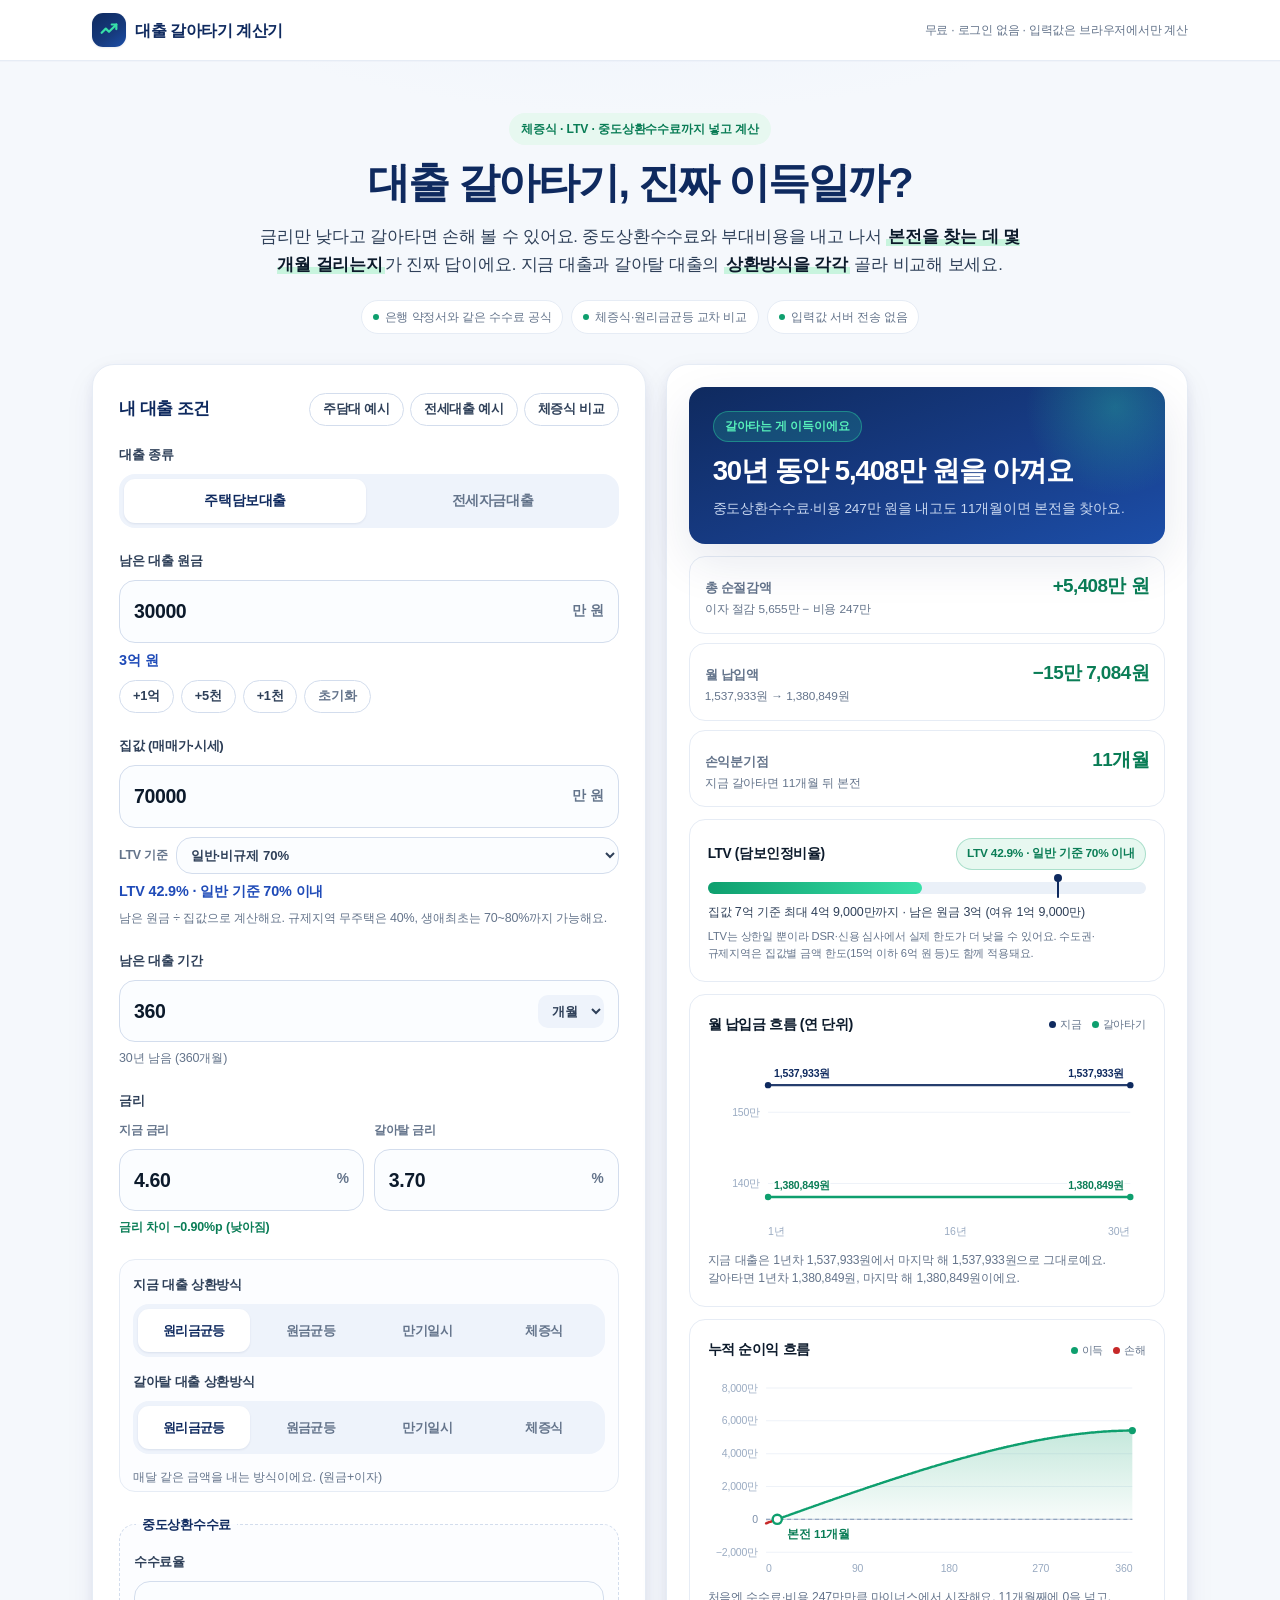
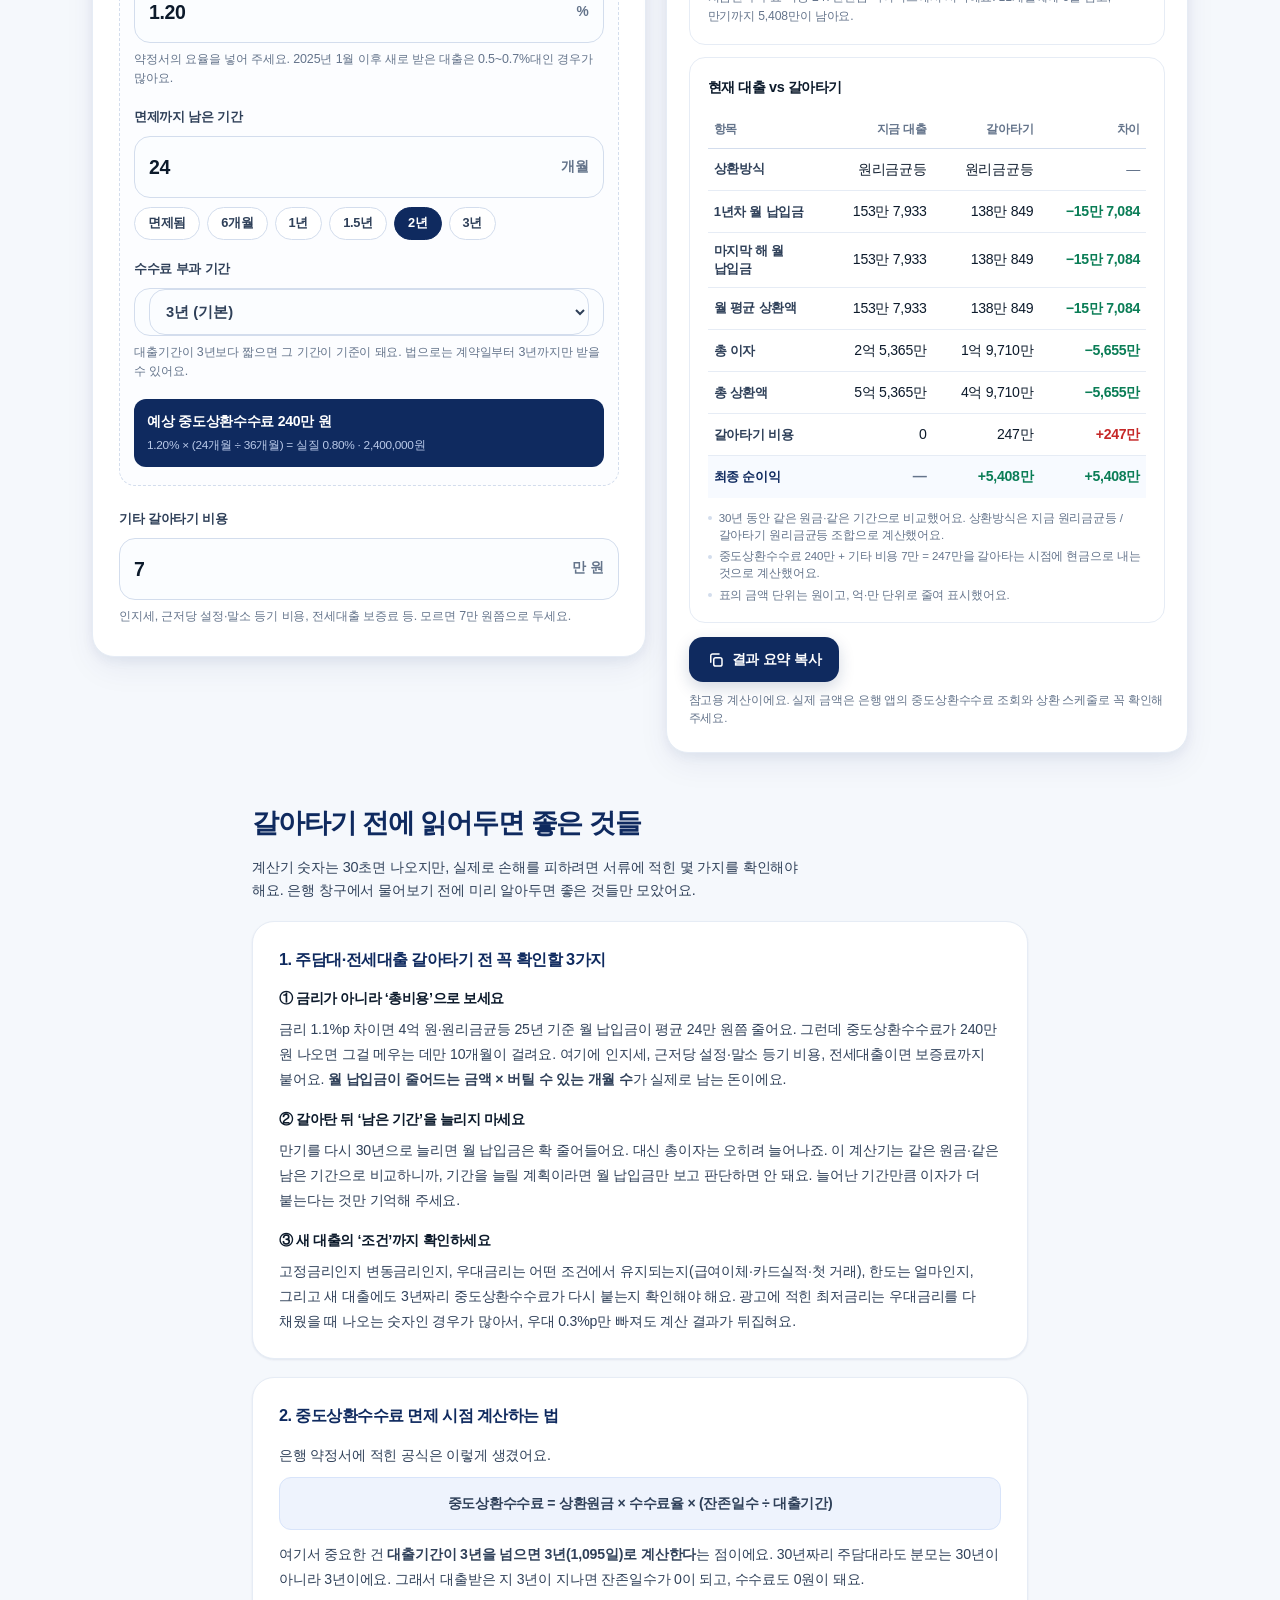
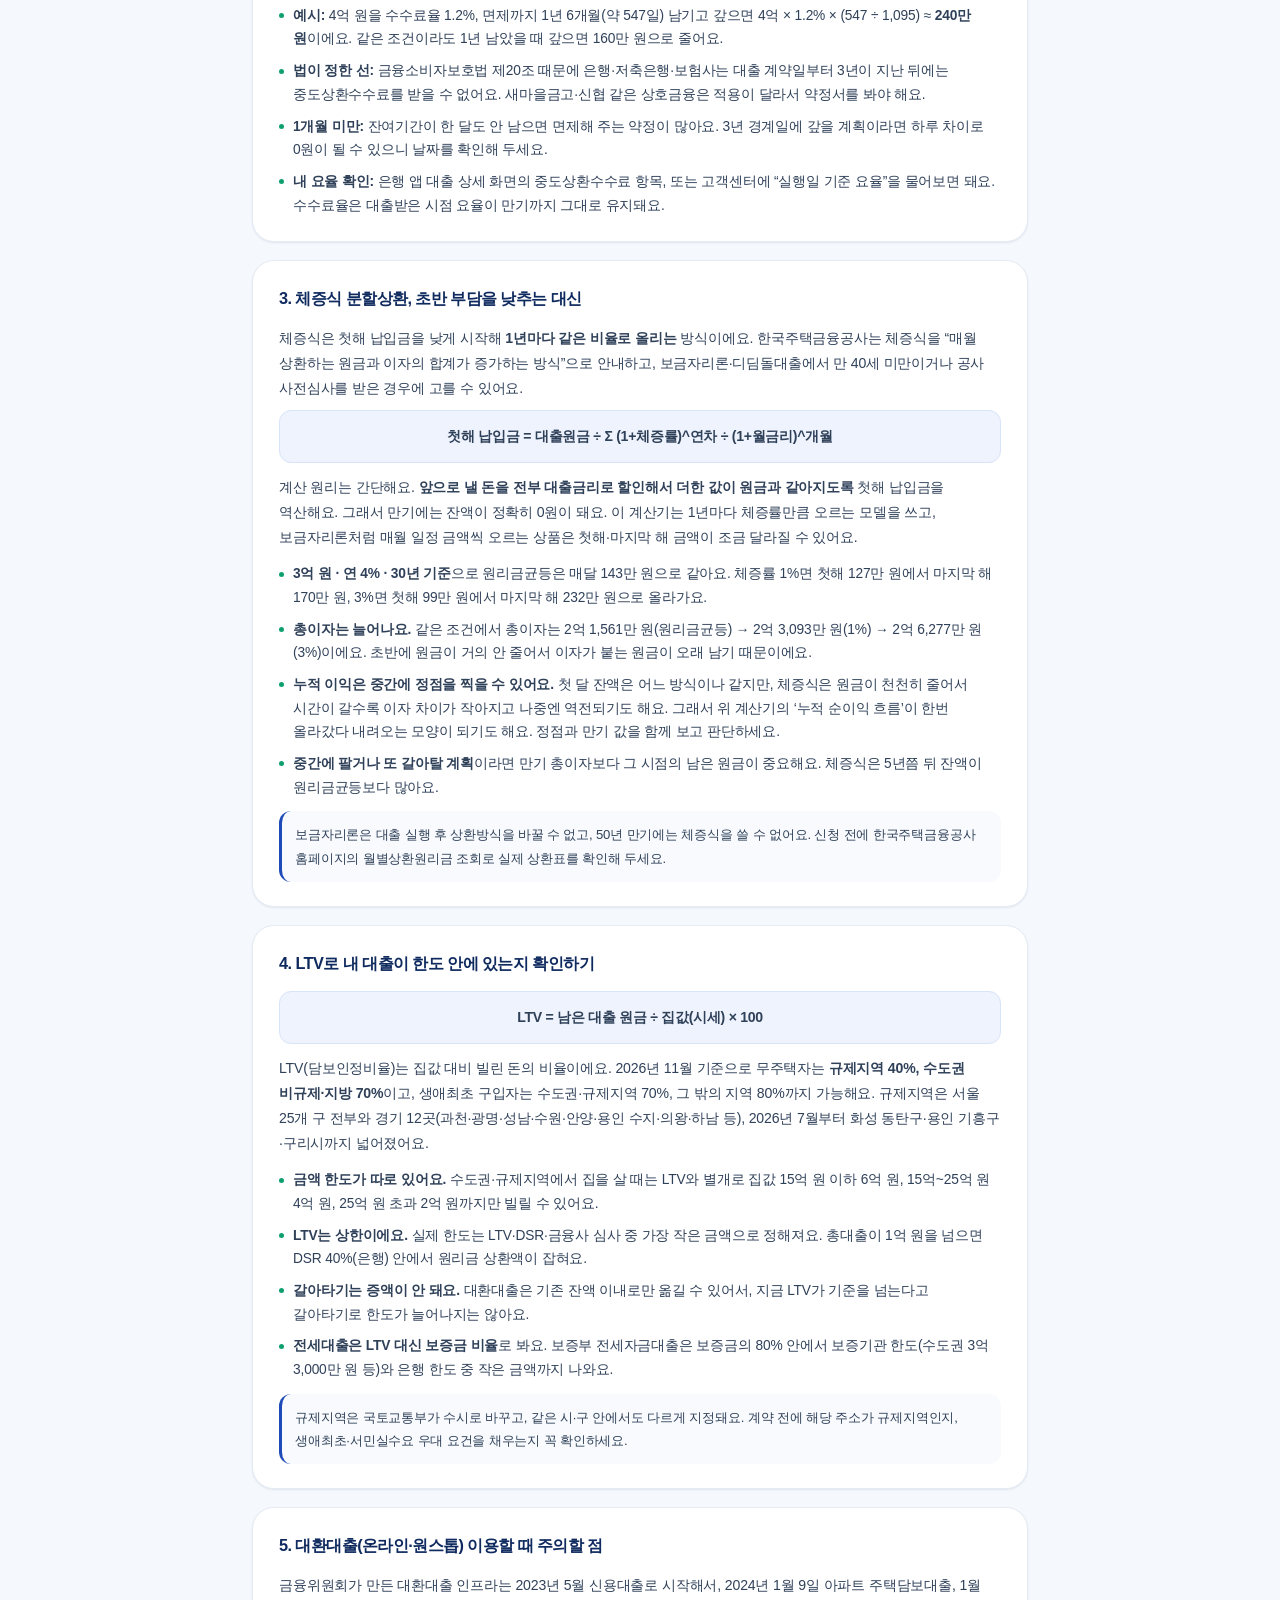
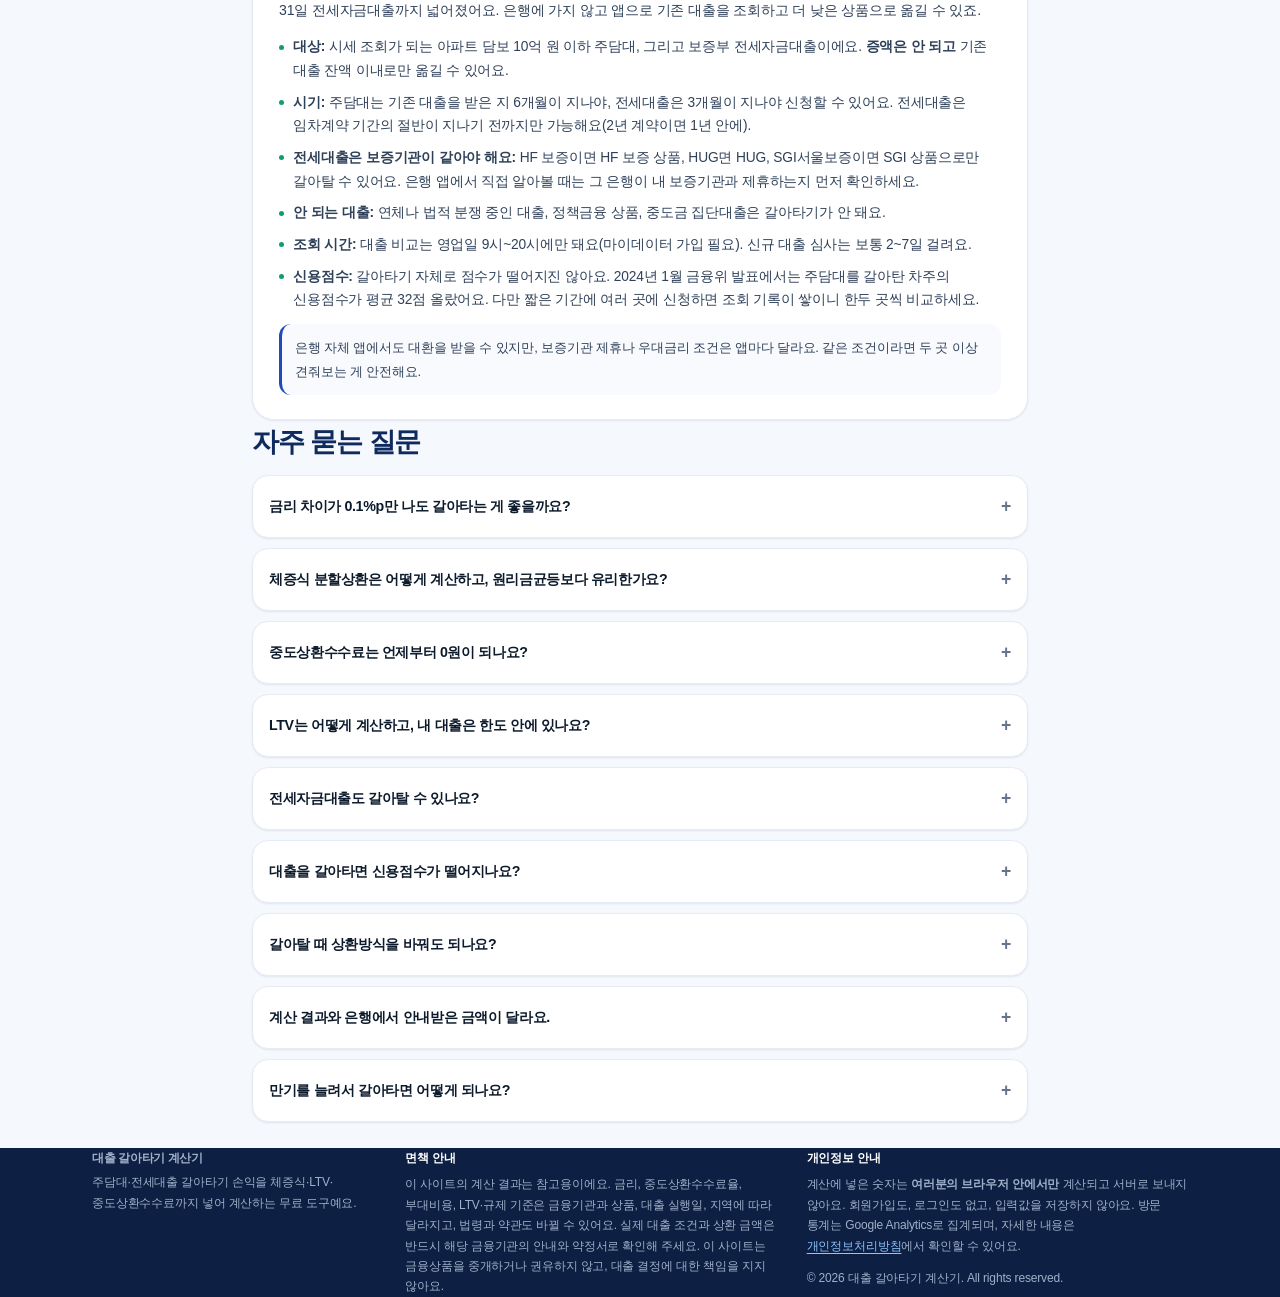
<file: index.html>
<!DOCTYPE html>
<html lang="ko">
<head>
<meta charset="utf-8">
<meta name="viewport" content="width=device-width, initial-scale=1">
<title>대출 갈아타기 계산기 | 체증식·LTV·중도상환수수료까지</title>
<meta name="description" content="주택담보대출·전세자금대출을 갈아탈 때 진짜 이득인지 30초 만에 확인하세요. 지금 대출과 갈아탈 대출의 상환방식을 각각 고르고(원리금균등·원금균등·만기일시·체증식), 중도상환수수료·부대비용·LTV까지 넣어 총 순절감액과 손익분기점을 계산해 드려요.">
<meta name="keywords" content="대출 갈아타기 계산기, 주담대 갈아타기, 전세대출 갈아타기, 체증식 계산기, 체증식 분할상환, LTV 계산, 중도상환수수료 계산, 대환대출, 이자 절감">
<meta name="robots" content="index, follow, max-image-preview:large">
<meta name="google-site-verification" content="ROz-ZBABKqWs14o1I1dBc0h49IidcUGDRy0BjunFj2M">
<meta name="naver-site-verification" content="0c094f9c82a10c5fcd5292b5a2744684c0ecfee2">
<meta name="author" content="대출 갈아타기 계산기">
<meta name="theme-color" content="#0f2a5f">
<link rel="canonical" href="https://dscookie-0422.github.io/web-ad/">
<!-- 배포할 때 example.com 을 실제 도메인으로 바꿔 주세요 (canonical, og:url, og:image, sitemap.xml, robots.txt) -->

<meta property="og:type" content="website">
<meta property="og:site_name" content="대출 갈아타기 계산기">
<meta property="og:title" content="대출 갈아타기 계산기 | 체증식·LTV까지 넣은 진짜 손익">
<meta property="og:description" content="금리 차이만 보면 안 됩니다. 중도상환수수료·부대비용·LTV까지 넣고, 체증식과 원리금균등을 나란히 비교해 본전 찾는 개월 수까지 계산해 드려요.">
<meta property="og:url" content="https://dscookie-0422.github.io/web-ad/">
<meta property="og:image" content="https://dscookie-0422.github.io/web-ad/og-image.png">
<meta property="og:image:type" content="image/png">
<meta property="og:image:width" content="1200">
<meta property="og:image:height" content="630">
<meta property="og:image:alt" content="대출 갈아타기 계산기 — 체증식·LTV·중도상환수수료까지 넣은 손익 계산">
<meta property="og:locale" content="ko_KR">
<meta name="twitter:card" content="summary_large_image">
<meta name="twitter:title" content="대출 갈아타기 계산기 | 체증식·LTV까지 넣은 진짜 손익">
<meta name="twitter:description" content="금리 차이만 보면 안 됩니다. 중도상환수수료·부대비용·LTV까지 넣고, 체증식과 원리금균등을 나란히 비교해 본전 찾는 개월 수까지 계산해 드려요.">
<meta name="twitter:image" content="https://dscookie-0422.github.io/web-ad/og-image.png">
<meta name="twitter:image:alt" content="대출 갈아타기 계산기 — 체증식·LTV·중도상환수수료까지 넣은 손익 계산">

<link rel="icon" href="data:image/svg+xml,%3Csvg xmlns='http://www.w3.org/2000/svg' viewBox='0 0 64 64'%3E%3Crect width='64' height='64' rx='14' fill='%230f2a5f'/%3E%3Cpath d='M18 40l10-10 6 6 12-14' stroke='%232ee6a8' stroke-width='5' fill='none' stroke-linecap='round' stroke-linejoin='round'/%3E%3C/svg%3E">
<link rel="stylesheet" href="styles.css">

<script type="application/ld+json">
{
  "@context": "https://schema.org",
  "@type": "WebApplication",
  "name": "대출 갈아타기 손익 계산기",
  "alternateName": "주담대·전세대출 갈아타기 계산기",
  "url": "https://dscookie-0422.github.io/web-ad/",
  "description": "주택담보대출과 전세자금대출을 갈아탈 때 중도상환수수료와 부대비용, LTV를 포함해 총 순절감액, 월 납입금 변화, 손익분기점을 계산하는 무료 웹 계산기입니다.",
  "applicationCategory": "FinanceApplication",
  "applicationSubCategory": "Loan calculator",
  "operatingSystem": "Web",
  "browserRequirements": "HTML, CSS, JavaScript",
  "inLanguage": "ko-KR",
  "isAccessibleForFree": true,
  "offers": {
    "@type": "Offer",
    "price": "0",
    "priceCurrency": "KRW"
  },
  "featureList": [
    "주택담보대출·전세자금대출 갈아타기 손익 계산",
    "지금 대출과 갈아탈 대출의 상환방식 개별 선택(원리금균등·원금균등·만기일시·체증식)",
    "체증식 분할상환(연 체증률) 첫해·만기 부근 월 납입금 계산",
    "집값 대비 LTV(담보인정비율) 실시간 계산과 기준 초과 표시",
    "중도상환수수료(잔존일수÷대출기간) 반영",
    "손익분기점 개월 수 계산",
    "누적 순이익·월 납입금 흐름 그래프"
  ],
  "publisher": {
    "@type": "Organization",
    "name": "대출 갈아타기 계산기",
    "url": "https://dscookie-0422.github.io/web-ad/"
  }
}
</script>
<script type="application/ld+json">
{
  "@context": "https://schema.org",
  "@type": "FAQPage",
  "mainEntity": [
    {
      "@type": "Question",
      "name": "금리 차이가 0.1%p만 나도 갈아타는 게 좋을까요?",
      "acceptedAnswer": {
        "@type": "Answer",
        "text": "0.1%p 차이면 3억 원 기준 이자가 한 달에 2만 5천 원 정도예요. 중도상환수수료와 부대비용이 100만 원만 돼도 본전 찾는 데 40개월이 걸려요. 금리 차이보다 남은 기간과 수수료를 먼저 보세요. 위 계산기에 두 금리를 넣으면 본전까지 몇 개월인지 바로 나와요."
      }
    },
    {
      "@type": "Question",
      "name": "체증식 분할상환은 어떻게 계산하고, 원리금균등보다 유리한가요?",
      "acceptedAnswer": {
        "@type": "Answer",
        "text": "체증식은 첫해 납입금을 낮게 시작해 해마다 같은 비율(체증률)로 올리는 방식이에요. 이 계산기는 1년마다 체증률만큼 오르는 모델로, 모든 납입액을 대출금리로 할인한 합이 원금과 같아지도록 첫해 납입금을 역산합니다. 초반 부담은 확실히 줄지만 원금이 늦게 줄어 총이자는 원리금균등보다 많아져요. 예를 들어 3억 원·연 4%·30년이면 첫해 월 143만 원(원리금균등)이 체증률 3%에서 99만 원으로 내려가고, 대신 총이자는 2억 1,561만 원에서 2억 6,277만 원으로 늘어요. 한국주택금융공사 보금자리론·디딤돌대출 체증식은 매월 일정 금액씩 오르는 방식이라 금액이 조금 달라질 수 있어요."
      }
    },
    {
      "@type": "Question",
      "name": "중도상환수수료는 언제부터 0원이 되나요?",
      "acceptedAnswer": {
        "@type": "Answer",
        "text": "대출 계약일부터 3년이 지나면 원칙적으로 받을 수 없어요(금융소비자보호법 제20조). 은행·저축은행·보험사가 대상이고, 상호금융은 약정서 기준이 다를 수 있어요. 수수료율은 대출받은 시점 요율이 유지되고, 3년에 가까워질수록 잔존일수 비율만큼 줄어들어요."
      }
    },
    {
      "@type": "Question",
      "name": "LTV는 어떻게 계산하고, 내 대출은 한도 안에 있나요?",
      "acceptedAnswer": {
        "@type": "Answer",
        "text": "LTV(담보인정비율)는 남은 대출 원금을 집값으로 나눈 비율이에요. 2026년 11월 기준으로 무주택자는 규제지역 40%, 수도권 비규제·지방 70%이고, 생애최초는 수도권·규제지역 70%, 그 밖의 지역 80%예요. 수도권과 규제지역에서 집을 살 때는 비율과 별개로 집값 15억 원 이하 6억 원, 15억~25억 원 4억 원, 25억 원 초과 2억 원 한도가 함께 붙어요. LTV는 상한일 뿐이라 DSR과 신용 심사에서 실제 한도가 더 낮아질 수 있어요."
      }
    },
    {
      "@type": "Question",
      "name": "전세자금대출도 갈아탈 수 있나요?",
      "acceptedAnswer": {
        "@type": "Answer",
        "text": "보증부 전세자금대출이면 가능해요. 기존 대출을 받은 지 3개월이 지나야 하고, 임차계약 기간의 절반이 지나기 전까지 신청할 수 있어요. 한도는 기존 잔액 이내이고, 기존 보증기관(HF·HUG·SGI서울보증)과 같은 기관의 상품으로만 갈아탈 수 있어요."
      }
    },
    {
      "@type": "Question",
      "name": "대출을 갈아타면 신용점수가 떨어지나요?",
      "acceptedAnswer": {
        "@type": "Answer",
        "text": "갈아타기 자체로 크게 떨어지진 않아요. 2024년 1월 금융위원회 발표를 보면 주담대를 갈아탄 차주의 신용점수가 평균 32점 올랐어요. 다만 짧은 기간에 여러 금융사에 한꺼번에 신청하면 조회 기록이 쌓이니 한두 곳씩 비교해 보세요."
      }
    },
    {
      "@type": "Question",
      "name": "갈아탈 때 상환방식을 바꿔도 되나요?",
      "acceptedAnswer": {
        "@type": "Answer",
        "text": "새 대출은 신청할 때 상환방식을 고르는 경우가 많아서 바꿀 수 있지만, 한국주택금융공사 보금자리론처럼 실행 후에는 상환방식을 바꿀 수 없는 상품도 있어요. 체증식은 만 40세 미만이거나 공사 사전심사를 받은 경우에만 고를 수 있고, 50년 만기에는 쓸 수 없어요. 이 계산기에서는 지금 대출과 갈아탈 대출의 방식을 따로 골라 비교할 수 있어요."
      }
    },
    {
      "@type": "Question",
      "name": "계산 결과와 은행에서 안내받은 금액이 달라요.",
      "acceptedAnswer": {
        "@type": "Answer",
        "text": "이 계산기는 같은 원금·같은 남은 기간으로 단순 비교해요. 실제로는 우대금리 충족 여부, 변동금리 주기, 수수료 일수 절사 방식, 체증식의 증가 방식(매월 정액·매년 정률), 인지세·등기비용 차이 때문에 몇만 원에서 몇십만 원까지 달라질 수 있어요. 최종 금액은 은행 앱의 중도상환수수료 조회 화면으로 확인해 주세요."
      }
    },
    {
      "@type": "Question",
      "name": "만기를 늘려서 갈아타면 어떻게 되나요?",
      "acceptedAnswer": {
        "@type": "Answer",
        "text": "월 납입금은 줄지만 총이자는 늘어나요. 같은 4억 원이라도 25년을 30년으로 늘리면 5년치 이자가 더 붙어요. 이 계산기는 남은 기간을 그대로 두고 비교하니, 기간을 늘릴 계획이면 총이자까지 함께 따져보세요."
      }
    }
  ]
}
</script>
<script async src="https://pagead2.googlesyndication.com/pagead/js/adsbygoogle.js?client=ca-pub-6285965398350241" crossorigin="anonymous"></script>
<!-- Google tag (gtag.js) -->
<script async src="https://www.googletagmanager.com/gtag/js?id=G-T4MEBSL2R8"></script>
<script>
  window.dataLayer = window.dataLayer || [];
  function gtag(){dataLayer.push(arguments);}
  gtag('js', new Date());
  gtag('config', 'G-T4MEBSL2R8');
</script>
</head>
<body>

<header class="site-header">
  <div class="container header-inner">
    <a class="brand" href="#top" aria-label="대출 갈아타기 계산기 홈">
      <span class="brand-mark" aria-hidden="true">
        <svg viewBox="0 0 24 24" width="22" height="22" fill="none" stroke="currentColor" stroke-width="2.4" stroke-linecap="round" stroke-linejoin="round"><path d="M4 15l4.5-4.5 3.5 3.5L20 6"/><path d="M20 11V6h-5"/></svg>
      </span>
      <span class="brand-text">대출 갈아타기 계산기</span>
    </a>
    <span class="header-note">무료 · 로그인 없음 · 입력값은 브라우저에서만 계산</span>
  </div>
</header>

<main id="top">
  <section class="hero container">
    <p class="eyebrow">체증식 · LTV · 중도상환수수료까지 넣고 계산</p>
    <h1>대출 갈아타기, 진짜 이득일까?</h1>
    <p class="lede">
      금리만 낮다고 갈아타면 손해 볼 수 있어요. 중도상환수수료와 부대비용을 내고 나서
      <strong>본전을 찾는 데 몇 개월 걸리는지</strong>가 진짜 답이에요.
      지금 대출과 갈아탈 대출의 <strong>상환방식을 각각</strong> 골라 비교해 보세요.
    </p>
    <ul class="trust-row">
      <li>은행 약정서와 같은 수수료 공식</li>
      <li>체증식·원리금균등 교차 비교</li>
      <li>입력값 서버 전송 없음</li>
    </ul>
  </section>

  <section class="calc container" id="calculator" aria-labelledby="calc-title">
    <h2 id="calc-title" class="visually-hidden">대출 갈아타기 손익 계산</h2>

    <!-- AdSense Slot: 계산기 위 가로 배너 (승인 후 활성화) -->
    <div class="ad-slot ad-slot--top" data-ad-slot="top" aria-hidden="true"></div>

    <div class="calc-grid">
      <!-- ============ 입력 ============ -->
      <form class="panel inputs" id="calc-form" novalidate autocomplete="off">
        <div class="panel-head">
          <h2 class="panel-title">내 대출 조건</h2>
          <div class="preset-row" aria-label="예시 채우기">
            <button type="button" class="chip-btn" data-preset="mortgage">주담대 예시</button>
            <button type="button" class="chip-btn" data-preset="jeonse">전세대출 예시</button>
            <button type="button" class="chip-btn" data-preset="graduated">체증식 비교</button>
          </div>
        </div>

        <div class="field">
          <span class="field-label" id="loanType-label">대출 종류</span>
          <div class="segmented" role="radiogroup" aria-labelledby="loanType-label">
            <label class="seg"><input type="radio" name="loanType" value="mortgage" checked><span>주택담보대출</span></label>
            <label class="seg"><input type="radio" name="loanType" value="jeonse"><span>전세자금대출</span></label>
          </div>
        </div>

        <div class="field">
          <label class="field-label" for="principal">남은 대출 원금</label>
          <div class="input-wrap">
            <input id="principal" name="principal" type="number" inputmode="numeric" min="0" max="1000000" step="100" value="30000">
            <span class="unit">만 원</span>
          </div>
          <p class="hint hint--strong" id="principal-kor">3억 원</p>
          <div class="quick-row">
            <button type="button" class="chip-btn" data-add="10000">+1억</button>
            <button type="button" class="chip-btn" data-add="5000">+5천</button>
            <button type="button" class="chip-btn" data-add="1000">+1천</button>
            <button type="button" class="chip-btn chip-btn--ghost" data-add="reset">초기화</button>
          </div>
        </div>

        <div class="field">
          <label class="field-label" for="housePrice" id="housePrice-label">집값 (매매가·시세)</label>
          <div class="input-wrap">
            <input id="housePrice" name="housePrice" type="number" inputmode="numeric" min="0" max="1000000" step="1000" value="70000">
            <span class="unit">만 원</span>
          </div>
          <div class="ltv-pick" id="ltv-pick">
            <label class="sub-label" for="ltvBasis">LTV 기준</label>
            <select id="ltvBasis" name="ltvBasis" class="select-full select-compact">
              <option value="70" selected>일반·비규제 70%</option>
              <option value="40">규제지역 무주택 40%</option>
              <option value="70e">생애최초 70%</option>
              <option value="80e">생애최초(지방) 80%</option>
            </select>
          </div>
          <p class="hint hint--strong" id="ltv-inline">LTV 42.9% · 일반 기준 70% 이내</p>
          <p class="hint" id="ltv-hint">남은 원금 ÷ 집값으로 계산해요. 규제지역 무주택은 40%, 생애최초는 70~80%까지 가능해요.</p>
        </div>

        <div class="field">
          <label class="field-label" for="term">남은 대출 기간</label>
          <div class="input-wrap">
            <input id="term" name="term" type="number" inputmode="numeric" min="1" max="600" step="1" value="360">
            <select id="termUnit" name="termUnit" class="unit-select" aria-label="기간 단위">
              <option value="months" selected>개월</option>
              <option value="years">년</option>
            </select>
          </div>
          <p class="hint" id="term-kor">30년 남음</p>
        </div>

        <div class="field">
          <span class="field-label">금리</span>
          <div class="rate-grid">
            <div>
              <label class="sub-label" for="rateNow">지금 금리</label>
              <div class="input-wrap">
                <input id="rateNow" name="rateNow" type="number" inputmode="decimal" min="0" max="30" step="0.01" value="4.60">
                <span class="unit">%</span>
              </div>
            </div>
            <div>
              <label class="sub-label" for="rateNew">갈아탈 금리</label>
              <div class="input-wrap">
                <input id="rateNew" name="rateNew" type="number" inputmode="decimal" min="0" max="30" step="0.01" value="3.70">
                <span class="unit">%</span>
              </div>
            </div>
          </div>
          <p class="hint" id="rate-diff">금리 차이 −0.90%p</p>
        </div>

        <div class="method-block">
          <div class="field field--tight">
            <span class="field-label" id="methodNow-label">지금 대출 상환방식</span>
            <div class="segmented segmented--4" role="radiogroup" aria-labelledby="methodNow-label">
              <label class="seg"><input type="radio" name="methodNow" value="equal" checked><span>원리금균등</span></label>
              <label class="seg"><input type="radio" name="methodNow" value="principal"><span>원금균등</span></label>
              <label class="seg"><input type="radio" name="methodNow" value="bullet"><span>만기일시</span></label>
              <label class="seg"><input type="radio" name="methodNow" value="graduated"><span>체증식</span></label>
            </div>
          </div>

          <div class="field field--tight">
            <span class="field-label" id="methodNew-label">갈아탈 대출 상환방식</span>
            <div class="segmented segmented--4" role="radiogroup" aria-labelledby="methodNew-label">
              <label class="seg"><input type="radio" name="methodNew" value="equal" checked><span>원리금균등</span></label>
              <label class="seg"><input type="radio" name="methodNew" value="principal"><span>원금균등</span></label>
              <label class="seg"><input type="radio" name="methodNew" value="bullet"><span>만기일시</span></label>
              <label class="seg"><input type="radio" name="methodNew" value="graduated"><span>체증식</span></label>
            </div>
          </div>

          <p class="hint" id="method-hint">매달 같은 금액을 내는 방식이에요. (원금+이자)</p>

          <div class="field field--last" id="step-field" hidden>
            <label class="field-label" for="stepRate">체증률 (1년마다 오르는 비율)</label>
            <div class="input-wrap">
              <input id="stepRate" name="stepRate" type="number" inputmode="decimal" min="0" max="10" step="0.1" value="3.0">
              <span class="unit">%</span>
            </div>
            <div class="chips" id="step-chips" role="group" aria-label="체증률 빠른 선택">
              <button type="button" class="chip-btn" data-step="1">1%</button>
              <button type="button" class="chip-btn" data-step="2">2%</button>
              <button type="button" class="chip-btn" data-step="3">3%</button>
              <button type="button" class="chip-btn" data-step="5">5%</button>
            </div>
            <p class="hint" id="step-hint">1년마다 월 납입금이 이 비율만큼 올라가요. 보금자리론·디딤돌은 매월 일정 금액씩 오르는 방식이라 금액이 조금 달라요.</p>
          </div>
        </div>

        <fieldset class="subfield">
          <legend>중도상환수수료</legend>
          <div class="field">
            <label class="field-label" for="feeRate">수수료율</label>
            <div class="input-wrap">
              <input id="feeRate" name="feeRate" type="number" inputmode="decimal" min="0" max="5" step="0.01" value="1.20">
              <span class="unit">%</span>
            </div>
            <p class="hint">약정서의 요율을 넣어 주세요. 2025년 1월 이후 새로 받은 대출은 0.5~0.7%대인 경우가 많아요.</p>
          </div>

          <div class="field">
            <label class="field-label" for="feeMonths">면제까지 남은 기간</label>
            <div class="input-wrap">
              <input id="feeMonths" name="feeMonths" type="number" inputmode="numeric" min="0" max="120" step="1" value="24">
              <span class="unit">개월</span>
            </div>
            <div class="chips" id="fee-chips" role="group" aria-label="면제까지 남은 기간 빠른 선택">
              <button type="button" class="chip-btn" data-fee-months="0">면제됨</button>
              <button type="button" class="chip-btn" data-fee-months="6">6개월</button>
              <button type="button" class="chip-btn" data-fee-months="12">1년</button>
              <button type="button" class="chip-btn" data-fee-months="18">1.5년</button>
              <button type="button" class="chip-btn" data-fee-months="24">2년</button>
              <button type="button" class="chip-btn" data-fee-months="36">3년</button>
            </div>
          </div>

          <div class="field">
            <label class="field-label" for="feeBasis">수수료 부과 기간</label>
            <div class="input-wrap">
              <select id="feeBasis" name="feeBasis" class="select-full">
                <option value="36" selected>3년 (기본)</option>
                <option value="24">2년</option>
                <option value="12">1년</option>
              </select>
            </div>
            <p class="hint">대출기간이 3년보다 짧으면 그 기간이 기준이 돼요. 법으로는 계약일부터 3년까지만 받을 수 있어요.</p>
          </div>

          <p class="fee-preview" id="fee-preview">예상 수수료 400만 원</p>
        </fieldset>

        <div class="field">
          <label class="field-label" for="etcCost">기타 갈아타기 비용</label>
          <div class="input-wrap">
            <input id="etcCost" name="etcCost" type="number" inputmode="decimal" min="0" max="10000" step="0.5" value="7">
            <span class="unit">만 원</span>
          </div>
          <p class="hint">인지세, 근저당 설정·말소 등기 비용, 전세대출 보증료 등. 모르면 7만 원쯤으로 두세요.</p>
        </div>
      </form>

      <!-- ============ 결과 ============ -->
      <div class="panel results" id="results" aria-live="polite">
        <div class="verdict" id="verdict" data-state="good">
          <span class="verdict-badge" id="verdict-badge">갈아타는 게 이득이에요</span>
          <h2 class="verdict-title" id="verdict-title">25년 동안 7,142만 원을 아껴요</h2>
          <p class="verdict-sub" id="verdict-sub">중도상환수수료 240만 원을 내고도 7개월이면 본전을 찾아요.</p>
        </div>

        <div class="stats" id="stats">
          <div class="stat">
            <span class="stat-label">총 순절감액</span>
            <strong class="stat-value" id="stat-net">7,142만 원</strong>
            <span class="stat-sub" id="stat-net-sub">이자 절감 7,389만 원 − 비용 247만 원</span>
          </div>
          <div class="stat">
            <span class="stat-label" id="stat-monthly-label">월 납입금</span>
            <strong class="stat-value" id="stat-monthly">−24만 6,332원</strong>
            <span class="stat-sub" id="stat-monthly-sub">229만 1,988원 → 204만 5,655원</span>
          </div>
          <div class="stat">
            <span class="stat-label">손익분기점</span>
            <strong class="stat-value" id="stat-breakeven">7개월</strong>
            <span class="stat-sub" id="stat-breakeven-sub">약 0년 7개월 뒤 본전</span>
          </div>
        </div>

        <div class="card ltv-card" id="ltv-card" data-state="good">
          <div class="ltv-head">
            <h3 class="ltv-title" id="ltv-label">LTV (담보인정비율)</h3>
            <span class="ltv-badge" id="ltv-badge">LTV 42.9% · 일반 기준 70% 이내</span>
          </div>
          <div class="ltv-meter" id="ltv-meter" role="img" aria-label="LTV 42.9%, 기준 70%">
            <span class="ltv-fill" id="ltv-fill" style="width:49%"></span>
            <span class="ltv-mark" id="ltv-mark" style="left:80%"><i></i></span>
          </div>
          <p class="ltv-note" id="ltv-note">집값 7억 원 기준 최대 4억 9,000만 원까지 · 남은 원금 3억 원 (여유 1억 9,000만)</p>
          <p class="ltv-fine">LTV는 상한일 뿐이라 DSR·신용 심사에서 실제 한도가 더 낮을 수 있어요. 수도권·규제지역은 집값별 금액 한도(15억 이하 6억 원 등)도 함께 적용돼요.</p>
        </div>

        <div class="card chart-card">
          <div class="card-head">
            <h3>월 납입금 흐름 (연 단위)</h3>
            <span class="chart-legend"><i class="dot dot--now"></i>지금 <i class="dot dot--new"></i>갈아타기</span>
          </div>
          <div class="chart" id="payment-chart" role="img" aria-label="연도별 월 납입금 변화 그래프"></div>
          <p class="chart-note" id="payment-note"></p>
        </div>

        <div class="card chart-card">
          <div class="card-head">
            <h3>누적 순이익 흐름</h3>
            <span class="chart-legend"><i class="dot dot--plus"></i>이득 <i class="dot dot--minus"></i>손해</span>
          </div>
          <div class="chart" id="chart" role="img" aria-label="개월 수에 따른 누적 순이익 그래프"></div>
          <p class="chart-note" id="chart-note"></p>
        </div>

        <div class="card table-card">
          <div class="card-head"><h3>현재 대출 vs 갈아타기</h3></div>
          <div class="table-scroll">
            <table class="compare">
              <caption class="visually-hidden">현재 대출과 갈아탄 대출의 상환방식·월 납입금·이자·비용·순이익 비교</caption>
              <thead>
                <tr>
                  <th scope="col">항목</th>
                  <th scope="col">지금 대출</th>
                  <th scope="col">갈아타기</th>
                  <th scope="col">차이</th>
                </tr>
              </thead>
              <tbody>
                <tr class="row-method">
                  <th scope="row">상환방식</th>
                  <td id="row-method-now">—</td>
                  <td id="row-method-new">—</td>
                  <td class="is-none">—</td>
                </tr>
                <tr>
                  <th scope="row">1년차 월 납입금</th>
                  <td id="row-m1-now">—</td>
                  <td id="row-m1-new">—</td>
                  <td id="row-m1-diff">—</td>
                </tr>
                <tr>
                  <th scope="row">마지막 해 월 납입금</th>
                  <td id="row-mlast-now">—</td>
                  <td id="row-mlast-new">—</td>
                  <td id="row-mlast-diff">—</td>
                </tr>
                <tr>
                  <th scope="row">월 평균 상환액</th>
                  <td id="row-monthly-now">—</td>
                  <td id="row-monthly-new">—</td>
                  <td id="row-monthly-diff">—</td>
                </tr>
                <tr>
                  <th scope="row">총 이자</th>
                  <td id="row-int-now">—</td>
                  <td id="row-int-new">—</td>
                  <td id="row-int-diff">—</td>
                </tr>
                <tr>
                  <th scope="row">총 상환액</th>
                  <td id="row-total-now">—</td>
                  <td id="row-total-new">—</td>
                  <td id="row-total-diff">—</td>
                </tr>
                <tr>
                  <th scope="row">갈아타기 비용</th>
                  <td id="row-cost-now">—</td>
                  <td id="row-cost-new">—</td>
                  <td id="row-cost-diff">—</td>
                </tr>
                <tr class="row-strong">
                  <th scope="row">최종 순이익</th>
                  <td id="row-net-now">—</td>
                  <td id="row-net-new">—</td>
                  <td id="row-net-diff">—</td>
                </tr>
              </tbody>
            </table>
          </div>
          <ul class="assumptions" id="assumptions">
            <li>같은 원금 · 같은 남은 기간으로 비교해요. 상환방식은 각각 따로 계산해요.</li>
            <li>비용은 갈아타는 시점에 현금으로 낸다고 보고 계산해요.</li>
          </ul>
        </div>

        <div class="actions">
          <button type="button" class="btn-primary" id="copy-btn">
            <svg viewBox="0 0 24 24" width="18" height="18" fill="none" stroke="currentColor" stroke-width="2" stroke-linecap="round" stroke-linejoin="round" aria-hidden="true"><rect x="9" y="9" width="11" height="11" rx="2.5"/><path d="M5 15V6.5A2.5 2.5 0 0 1 7.5 4H16"/></svg>
            결과 요약 복사
          </button>
          <span class="copy-state" id="copy-state" role="status" aria-live="polite"></span>
        </div>
        <p class="fineprint">참고용 계산이에요. 실제 금액은 은행 앱의 중도상환수수료 조회와 상환 스케줄로 꼭 확인해 주세요.</p>
      </div>
    </div>
  </section>

  <!-- AdSense Slot: 가이드 진입부 (본문과 자연스럽게 이어지는 위치) -->
  <div class="ad-slot ad-slot--inline container" data-ad-slot="inline" aria-hidden="true"></div>

  <!-- ============ 가이드 ============ -->
  <section class="guide container" id="guide" aria-labelledby="guide-title">
    <h2 id="guide-title">갈아타기 전에 읽어두면 좋은 것들</h2>
    <p class="guide-lede">
      계산기 숫자는 30초면 나오지만, 실제로 손해를 피하려면 서류에 적힌 몇 가지를 확인해야 해요.
      은행 창구에서 물어보기 전에 미리 알아두면 좋은 것들만 모았어요.
    </p>

    <article class="guide-card">
      <h3>1. 주담대·전세대출 갈아타기 전 꼭 확인할 3가지</h3>

      <h4>① 금리가 아니라 &lsquo;총비용&rsquo;으로 보세요</h4>
      <p>
        금리 1.1%p 차이면 4억 원·원리금균등 25년 기준 월 납입금이 평균 24만 원쯤 줄어요. 그런데 중도상환수수료가 240만 원 나오면
        그걸 메우는 데만 10개월이 걸려요. 여기에 인지세, 근저당 설정·말소 등기 비용, 전세대출이면 보증료까지 붙어요.
        <strong>월 납입금이 줄어드는 금액 × 버틸 수 있는 개월 수</strong>가 실제로 남는 돈이에요.
      </p>

      <h4>② 갈아탄 뒤 &lsquo;남은 기간&rsquo;을 늘리지 마세요</h4>
      <p>
        만기를 다시 30년으로 늘리면 월 납입금은 확 줄어들어요. 대신 총이자는 오히려 늘어나죠.
        이 계산기는 같은 원금·같은 남은 기간으로 비교하니까, 기간을 늘릴 계획이라면
        월 납입금만 보고 판단하면 안 돼요. 늘어난 기간만큼 이자가 더 붙는다는 것만 기억해 주세요.
      </p>

      <h4>③ 새 대출의 &lsquo;조건&rsquo;까지 확인하세요</h4>
      <p>
        고정금리인지 변동금리인지, 우대금리는 어떤 조건에서 유지되는지(급여이체·카드실적·첫 거래),
        한도는 얼마인지, 그리고 새 대출에도 3년짜리 중도상환수수료가 다시 붙는지 확인해야 해요.
        광고에 적힌 최저금리는 우대금리를 다 채웠을 때 나오는 숫자인 경우가 많아서,
        우대 0.3%p만 빠져도 계산 결과가 뒤집혀요.
      </p>
    </article>

    <article class="guide-card">
      <h3>2. 중도상환수수료 면제 시점 계산하는 법</h3>
      <p>은행 약정서에 적힌 공식은 이렇게 생겼어요.</p>
      <p class="formula">중도상환수수료 = 상환원금 × 수수료율 × (잔존일수 ÷ 대출기간)</p>
      <p>
        여기서 중요한 건 <strong>대출기간이 3년을 넘으면 3년(1,095일)로 계산한다</strong>는 점이에요.
        30년짜리 주담대라도 분모는 30년이 아니라 3년이에요. 그래서 대출받은 지 3년이 지나면 잔존일수가 0이 되고,
        수수료도 0원이 돼요.
      </p>
      <ul class="guide-list">
        <li><strong>예시:</strong> 4억 원을 수수료율 1.2%, 면제까지 1년 6개월(약 547일) 남기고 갚으면
          4억 × 1.2% × (547 ÷ 1,095) ≈ <strong>240만 원</strong>이에요. 같은 조건이라도 1년 남았을 때 갚으면 160만 원으로 줄어요.</li>
        <li><strong>법이 정한 선:</strong> 금융소비자보호법 제20조 때문에 은행·저축은행·보험사는 대출 계약일부터 3년이 지난 뒤에는
          중도상환수수료를 받을 수 없어요. 새마을금고·신협 같은 상호금융은 적용이 달라서 약정서를 봐야 해요.</li>
        <li><strong>1개월 미만:</strong> 잔여기간이 한 달도 안 남으면 면제해 주는 약정이 많아요. 3년 경계일에 갚을 계획이라면
          하루 차이로 0원이 될 수 있으니 날짜를 확인해 두세요.</li>
        <li><strong>내 요율 확인:</strong> 은행 앱 대출 상세 화면의 중도상환수수료 항목, 또는 고객센터에 &ldquo;실행일 기준 요율&rdquo;을 물어보면 돼요.
          수수료율은 대출받은 시점 요율이 만기까지 그대로 유지돼요.</li>
      </ul>
    </article>

    <article class="guide-card">
      <h3>3. 체증식 분할상환, 초반 부담을 낮추는 대신</h3>
      <p>
        체증식은 첫해 납입금을 낮게 시작해 <strong>1년마다 같은 비율로 올리는</strong> 방식이에요.
        한국주택금융공사는 체증식을 &ldquo;매월 상환하는 원금과 이자의 합계가 증가하는 방식&rdquo;으로 안내하고,
        보금자리론·디딤돌대출에서 만 40세 미만이거나 공사 사전심사를 받은 경우에 고를 수 있어요.
      </p>
      <p class="formula">첫해 납입금 = 대출원금 ÷ Σ (1+체증률)^연차 ÷ (1+월금리)^개월</p>
      <p>
        계산 원리는 간단해요. <strong>앞으로 낼 돈을 전부 대출금리로 할인해서 더한 값이 원금과 같아지도록</strong>
        첫해 납입금을 역산해요. 그래서 만기에는 잔액이 정확히 0원이 돼요.
        이 계산기는 1년마다 체증률만큼 오르는 모델을 쓰고, 보금자리론처럼 매월 일정 금액씩 오르는 상품은
        첫해·마지막 해 금액이 조금 달라질 수 있어요.
      </p>
      <ul class="guide-list">
        <li><strong>3억 원 · 연 4% · 30년 기준</strong>으로 원리금균등은 매달 143만 원으로 같아요. 체증률 1%면 첫해 127만 원에서 마지막 해 170만 원,
          3%면 첫해 99만 원에서 마지막 해 232만 원으로 올라가요.</li>
        <li><strong>총이자는 늘어나요.</strong> 같은 조건에서 총이자는 2억 1,561만 원(원리금균등) → 2억 3,093만 원(1%) → 2억 6,277만 원(3%)이에요.
          초반에 원금이 거의 안 줄어서 이자가 붙는 원금이 오래 남기 때문이에요.</li>
        <li><strong>누적 이익은 중간에 정점을 찍을 수 있어요.</strong> 첫 달 잔액은 어느 방식이나 같지만, 체증식은 원금이 천천히 줄어서 시간이 갈수록 이자 차이가 작아지고
          나중엔 역전되기도 해요. 그래서 위 계산기의 &lsquo;누적 순이익 흐름&rsquo;이 한번 올라갔다 내려오는 모양이 되기도 해요.
          정점과 만기 값을 함께 보고 판단하세요.</li>
        <li><strong>중간에 팔거나 또 갈아탈 계획</strong>이라면 만기 총이자보다 그 시점의 남은 원금이 중요해요.
          체증식은 5년쯤 뒤 잔액이 원리금균등보다 많아요.</li>
      </ul>
      <p class="guide-note">
        보금자리론은 대출 실행 후 상환방식을 바꿀 수 없고, 50년 만기에는 체증식을 쓸 수 없어요.
        신청 전에 한국주택금융공사 홈페이지의 월별상환원리금 조회로 실제 상환표를 확인해 두세요.
      </p>
    </article>

    <article class="guide-card">
      <h3>4. LTV로 내 대출이 한도 안에 있는지 확인하기</h3>
      <p class="formula">LTV = 남은 대출 원금 ÷ 집값(시세) × 100</p>
      <p>
        LTV(담보인정비율)는 집값 대비 빌린 돈의 비율이에요. 2026년 11월 기준으로 무주택자는
        <strong>규제지역 40%, 수도권 비규제·지방 70%</strong>이고, 생애최초 구입자는 수도권·규제지역 70%,
        그 밖의 지역 80%까지 가능해요. 규제지역은 서울 25개 구 전부와 경기 12곳(과천·광명·성남·수원·안양·용인 수지·의왕·하남 등),
        2026년 7월부터 화성 동탄구·용인 기흥구·구리시까지 넓어졌어요.
      </p>
      <ul class="guide-list">
        <li><strong>금액 한도가 따로 있어요.</strong> 수도권·규제지역에서 집을 살 때는 LTV와 별개로
          집값 15억 원 이하 6억 원, 15억~25억 원 4억 원, 25억 원 초과 2억 원까지만 빌릴 수 있어요.</li>
        <li><strong>LTV는 상한이에요.</strong> 실제 한도는 LTV·DSR·금융사 심사 중 가장 작은 금액으로 정해져요.
          총대출이 1억 원을 넘으면 DSR 40%(은행) 안에서 원리금 상환액이 잡혀요.</li>
        <li><strong>갈아타기는 증액이 안 돼요.</strong> 대환대출은 기존 잔액 이내로만 옮길 수 있어서,
          지금 LTV가 기준을 넘는다고 갈아타기로 한도가 늘어나지는 않아요.</li>
        <li><strong>전세대출은 LTV 대신 보증금 비율</strong>로 봐요. 보증부 전세자금대출은 보증금의 80% 안에서
          보증기관 한도(수도권 3억 3,000만 원 등)와 은행 한도 중 작은 금액까지 나와요.</li>
      </ul>
      <p class="guide-note">
        규제지역은 국토교통부가 수시로 바꾸고, 같은 시·구 안에서도 다르게 지정돼요.
        계약 전에 해당 주소가 규제지역인지, 생애최초·서민실수요 우대 요건을 채우는지 꼭 확인하세요.
      </p>
    </article>

    <article class="guide-card">
      <h3>5. 대환대출(온라인·원스톱) 이용할 때 주의할 점</h3>
      <p>
        금융위원회가 만든 대환대출 인프라는 2023년 5월 신용대출로 시작해서, 2024년 1월 9일 아파트 주택담보대출,
        1월 31일 전세자금대출까지 넓어졌어요. 은행에 가지 않고 앱으로 기존 대출을 조회하고 더 낮은 상품으로 옮길 수 있죠.
      </p>
      <ul class="guide-list">
        <li><strong>대상:</strong> 시세 조회가 되는 아파트 담보 10억 원 이하 주담대, 그리고 보증부 전세자금대출이에요.
          <strong>증액은 안 되고</strong> 기존 대출 잔액 이내로만 옮길 수 있어요.</li>
        <li><strong>시기:</strong> 주담대는 기존 대출을 받은 지 6개월이 지나야, 전세대출은 3개월이 지나야 신청할 수 있어요.
          전세대출은 임차계약 기간의 절반이 지나기 전까지만 가능해요(2년 계약이면 1년 안에).</li>
        <li><strong>전세대출은 보증기관이 같아야 해요:</strong> HF 보증이면 HF 보증 상품, HUG면 HUG, SGI서울보증이면 SGI 상품으로만 갈아탈 수 있어요.
          은행 앱에서 직접 알아볼 때는 그 은행이 내 보증기관과 제휴하는지 먼저 확인하세요.</li>
        <li><strong>안 되는 대출:</strong> 연체나 법적 분쟁 중인 대출, 정책금융 상품, 중도금 집단대출은 갈아타기가 안 돼요.</li>
        <li><strong>조회 시간:</strong> 대출 비교는 영업일 9시~20시에만 돼요(마이데이터 가입 필요). 신규 대출 심사는 보통 2~7일 걸려요.</li>
        <li><strong>신용점수:</strong> 갈아타기 자체로 점수가 떨어지진 않아요. 2024년 1월 금융위 발표에서는 주담대를 갈아탄 차주의
          신용점수가 평균 32점 올랐어요. 다만 짧은 기간에 여러 곳에 신청하면 조회 기록이 쌓이니 한두 곳씩 비교하세요.</li>
      </ul>
      <p class="guide-note">
        은행 자체 앱에서도 대환을 받을 수 있지만, 보증기관 제휴나 우대금리 조건은 앱마다 달라요.
        같은 조건이라면 두 곳 이상 견줘보는 게 안전해요.
      </p>
    </article>
  </section>

  <section class="faq container" id="faq" aria-labelledby="faq-title">
    <h2 id="faq-title">자주 묻는 질문</h2>
    <details class="faq-item">
      <summary>금리 차이가 0.1%p만 나도 갈아타는 게 좋을까요?</summary>
      <p>0.1%p 차이면 3억 원 기준 이자가 한 달에 <strong>2만 5천 원</strong> 정도예요. 중도상환수수료와 부대비용이 100만 원만 돼도 본전 찾는 데 40개월이 걸려요. 금리 차이보다 남은 기간과 수수료를 먼저 보세요. 위 계산기에 두 금리를 넣으면 본전까지 몇 개월인지 바로 나와요.</p>
    </details>
    <details class="faq-item">
      <summary>체증식 분할상환은 어떻게 계산하고, 원리금균등보다 유리한가요?</summary>
      <p>체증식은 첫해 납입금을 낮게 시작해 해마다 같은 비율(체증률)로 올리는 방식이에요. 이 계산기는 1년마다 체증률만큼 오르는 모델로, 모든 납입액을 대출금리로 할인한 합이 원금과 같아지도록 첫해 납입금을 역산합니다. 초반 부담은 확실히 줄지만 원금이 늦게 줄어 총이자는 원리금균등보다 많아져요. 예를 들어 3억 원·연 4%·30년이면 첫해 월 143만 원(원리금균등)이 체증률 3%에서 99만 원으로 내려가고, 대신 총이자는 2억 1,561만 원에서 2억 6,277만 원으로 늘어요. 한국주택금융공사 보금자리론·디딤돌대출 체증식은 매월 일정 금액씩 오르는 방식이라 금액이 조금 달라질 수 있어요.</p>
    </details>
    <details class="faq-item">
      <summary>중도상환수수료는 언제부터 0원이 되나요?</summary>
      <p>대출 계약일부터 3년이 지나면 원칙적으로 받을 수 없어요(금융소비자보호법 제20조). 은행·저축은행·보험사가 대상이고, 상호금융은 약정서 기준이 다를 수 있어요. 수수료율은 대출받은 시점 요율이 유지되고, 3년에 가까워질수록 잔존일수 비율만큼 줄어들어요.</p>
    </details>
    <details class="faq-item">
      <summary>LTV는 어떻게 계산하고, 내 대출은 한도 안에 있나요?</summary>
      <p>LTV(담보인정비율)는 남은 대출 원금을 집값으로 나눈 비율이에요. 2026년 11월 기준으로 무주택자는 규제지역 40%, 수도권 비규제·지방 70%이고, 생애최초는 수도권·규제지역 70%, 그 밖의 지역 80%예요. 수도권과 규제지역에서 집을 살 때는 비율과 별개로 집값 15억 원 이하 6억 원, 15억~25억 원 4억 원, 25억 원 초과 2억 원 한도가 함께 붙어요. LTV는 상한일 뿐이라 DSR과 신용 심사에서 실제 한도가 더 낮아질 수 있어요.</p>
    </details>
    <details class="faq-item">
      <summary>전세자금대출도 갈아탈 수 있나요?</summary>
      <p>보증부 전세자금대출이면 가능해요. 기존 대출을 받은 지 3개월이 지나야 하고, 임차계약 기간의 절반이 지나기 전까지 신청할 수 있어요. 한도는 기존 잔액 이내이고, 기존 보증기관(HF·HUG·SGI서울보증)과 같은 기관의 상품으로만 갈아탈 수 있어요.</p>
    </details>
    <details class="faq-item">
      <summary>대출을 갈아타면 신용점수가 떨어지나요?</summary>
      <p>갈아타기 자체로 크게 떨어지진 않아요. 2024년 1월 금융위원회 발표를 보면 주담대를 갈아탄 차주의 신용점수가 평균 32점 올랐어요. 다만 짧은 기간에 여러 금융사에 한꺼번에 신청하면 조회 기록이 쌓이니 한두 곳씩 비교해 보세요.</p>
    </details>
    <details class="faq-item">
      <summary>갈아탈 때 상환방식을 바꿔도 되나요?</summary>
      <p>새 대출은 신청할 때 상환방식을 고르는 경우가 많아서 바꿀 수 있지만, 한국주택금융공사 보금자리론처럼 실행 후에는 상환방식을 바꿀 수 없는 상품도 있어요. 체증식은 만 40세 미만이거나 공사 사전심사를 받은 경우에만 고를 수 있고, 50년 만기에는 쓸 수 없어요. 이 계산기에서는 지금 대출과 갈아탈 대출의 방식을 따로 골라 비교할 수 있어요.</p>
    </details>
    <details class="faq-item">
      <summary>계산 결과와 은행에서 안내받은 금액이 달라요.</summary>
      <p>이 계산기는 같은 원금·같은 남은 기간으로 단순 비교해요. 실제로는 우대금리 충족 여부, 변동금리 주기, 수수료 일수 절사 방식, 체증식의 증가 방식(매월 정액·매년 정률), 인지세·등기비용 차이 때문에 몇만 원에서 몇십만 원까지 달라질 수 있어요. 최종 금액은 은행 앱의 중도상환수수료 조회 화면으로 확인해 주세요.</p>
    </details>
    <details class="faq-item">
      <summary>만기를 늘려서 갈아타면 어떻게 되나요?</summary>
      <p>월 납입금은 줄지만 총이자는 늘어나요. 같은 4억 원이라도 25년을 30년으로 늘리면 5년치 이자가 더 붙어요. 이 계산기는 남은 기간을 그대로 두고 비교하니, 기간을 늘릴 계획이면 총이자까지 함께 따져보세요.</p>
    </details>
  </section>

  <!-- AdSense Slot: FAQ 아래 (콘텐츠 소진 지점) -->
  <div class="ad-slot ad-slot--bottom container" data-ad-slot="bottom" aria-hidden="true"></div>
</main>

<footer class="site-footer">
  <div class="container footer-grid">
    <div>
      <p class="footer-brand">대출 갈아타기 계산기</p>
      <p class="footer-desc">주담대·전세대출 갈아타기 손익을 체증식·LTV·중도상환수수료까지 넣어 계산하는 무료 도구예요.</p>
    </div>
    <div>
      <h2 class="footer-h">면책 안내</h2>
      <p>
        이 사이트의 계산 결과는 참고용이에요. 금리, 중도상환수수료율, 부대비용, LTV·규제 기준은 금융기관과 상품, 대출 실행일, 지역에 따라 달라지고,
        법령과 약관도 바뀔 수 있어요. 실제 대출 조건과 상환 금액은 반드시 해당 금융기관의 안내와 약정서로 확인해 주세요.
        이 사이트는 금융상품을 중개하거나 권유하지 않고, 대출 결정에 대한 책임을 지지 않아요.
      </p>
    </div>
    <div>
      <h2 class="footer-h">개인정보 안내</h2>
      <p>
        계산에 넣은 숫자는 <strong>여러분의 브라우저 안에서만</strong> 계산되고 서버로 보내지 않아요. 회원가입도, 로그인도 없고,
        입력값을 저장하지 않아요. 방문 통계는 Google Analytics로 집계되며, 자세한 내용은 <a href="privacy.html">개인정보처리방침</a>에서 확인할 수 있어요.
      </p>
      <p class="footer-meta">© 2026 대출 갈아타기 계산기. All rights reserved.</p>
    </div>
  </div>
</footer>

<script src="app.js"></script>
</body>
</html>
</file>
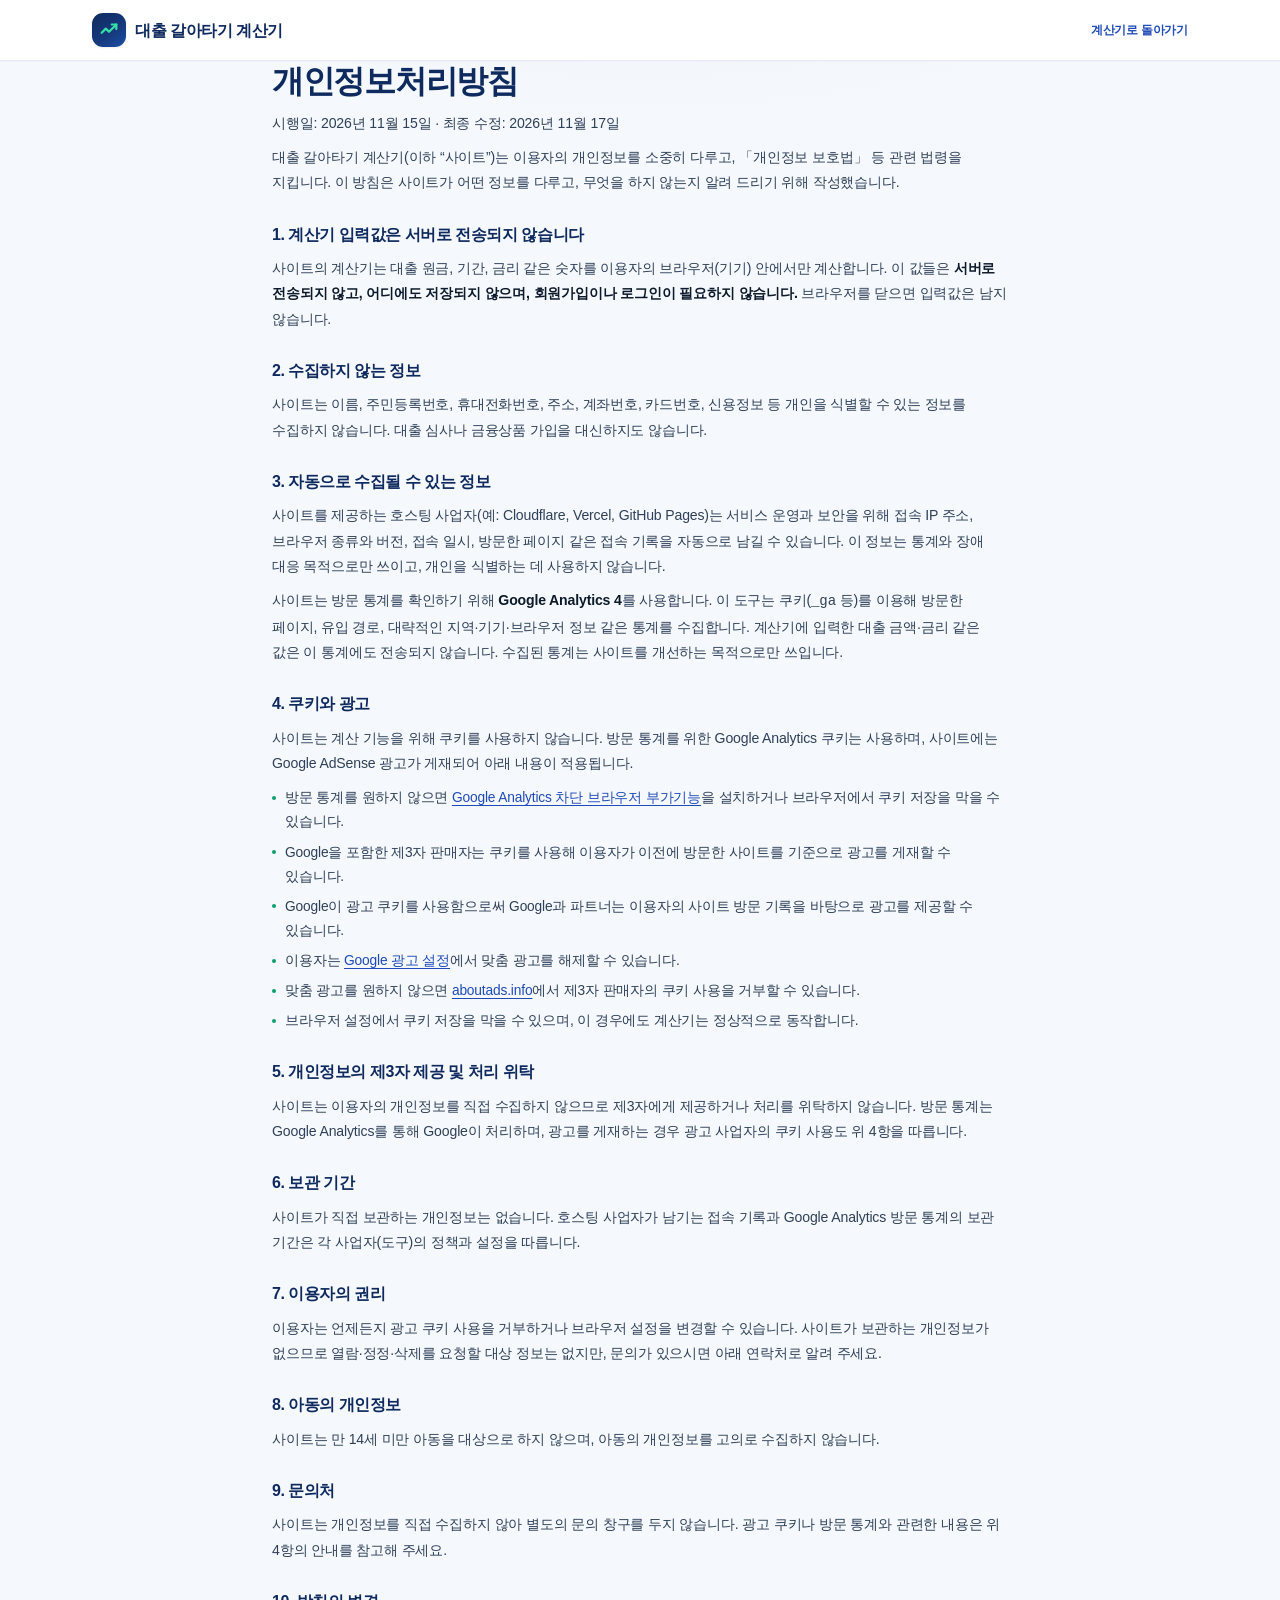
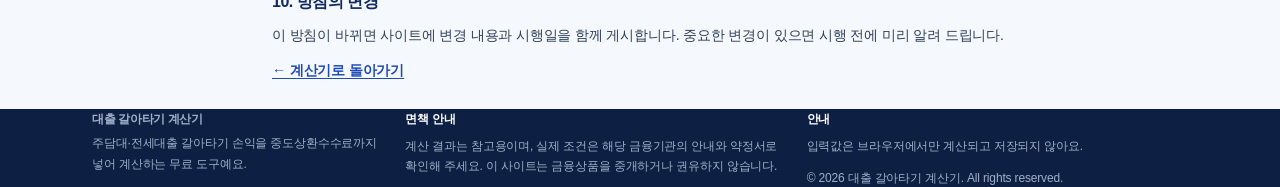
<file: privacy.html>
<!DOCTYPE html>
<html lang="ko">
<head>
<meta charset="utf-8">
<meta name="viewport" content="width=device-width, initial-scale=1">
<title>개인정보처리방침 | 대출 갈아타기 계산기</title>
<meta name="description" content="대출 갈아타기 계산기의 개인정보처리방침입니다. 계산기 입력값은 브라우저에서만 처리되고 서버로 전송되지 않습니다.">
<meta name="robots" content="index, follow">
<link rel="canonical" href="https://dscookie-0422.github.io/web-ad/privacy.html">
<meta name="theme-color" content="#0f2a5f">
<link rel="icon" href="data:image/svg+xml,%3Csvg xmlns='http://www.w3.org/2000/svg' viewBox='0 0 64 64'%3E%3Crect width='64' height='64' rx='14' fill='%230f2a5f'/%3E%3Cpath d='M18 40l10-10 6 6 12-14' stroke='%232ee6a8' stroke-width='5' fill='none' stroke-linecap='round' stroke-linejoin='round'/%3E%3C/svg%3E">
<link rel="stylesheet" href="styles.css">
<script async src="https://pagead2.googlesyndication.com/pagead/js/adsbygoogle.js?client=ca-pub-6285965398350241" crossorigin="anonymous"></script>
<!-- Google tag (gtag.js) -->
<script async src="https://www.googletagmanager.com/gtag/js?id=G-T4MEBSL2R8"></script>
<script>
  window.dataLayer = window.dataLayer || [];
  function gtag(){dataLayer.push(arguments);}
  gtag('js', new Date());
  gtag('config', 'G-T4MEBSL2R8');
</script>
</head>
<body>

<header class="site-header">
  <div class="container header-inner">
    <a class="brand" href="index.html" aria-label="대출 갈아타기 계산기 홈">
      <span class="brand-mark" aria-hidden="true">
        <svg viewBox="0 0 24 24" width="22" height="22" fill="none" stroke="currentColor" stroke-width="2.4" stroke-linecap="round" stroke-linejoin="round"><path d="M4 15l4.5-4.5 3.5 3.5L20 6"/><path d="M20 11V6h-5"/></svg>
      </span>
      <span class="brand-text">대출 갈아타기 계산기</span>
    </a>
    <span class="header-note"><a href="index.html">계산기로 돌아가기</a></span>
  </div>
</header>

<main class="doc container">
  <h1>개인정보처리방침</h1>
  <p class="doc-meta">시행일: 2026년 11월 15일 · 최종 수정: 2026년 11월 17일</p>

  <p>
    대출 갈아타기 계산기(이하 &ldquo;사이트&rdquo;)는 이용자의 개인정보를 소중히 다루고,
    「개인정보 보호법」 등 관련 법령을 지킵니다. 이 방침은 사이트가 어떤 정보를 다루고,
    무엇을 하지 않는지 알려 드리기 위해 작성했습니다.
  </p>

  <h2>1. 계산기 입력값은 서버로 전송되지 않습니다</h2>
  <p>
    사이트의 계산기는 대출 원금, 기간, 금리 같은 숫자를 이용자의 브라우저(기기) 안에서만 계산합니다.
    이 값들은 <strong>서버로 전송되지 않고, 어디에도 저장되지 않으며, 회원가입이나 로그인이 필요하지 않습니다.</strong>
    브라우저를 닫으면 입력값은 남지 않습니다.
  </p>

  <h2>2. 수집하지 않는 정보</h2>
  <p>
    사이트는 이름, 주민등록번호, 휴대전화번호, 주소, 계좌번호, 카드번호, 신용정보 등
    개인을 식별할 수 있는 정보를 수집하지 않습니다. 대출 심사나 금융상품 가입을 대신하지도 않습니다.
  </p>

  <h2>3. 자동으로 수집될 수 있는 정보</h2>
  <p>
    사이트를 제공하는 호스팅 사업자(예: Cloudflare, Vercel, GitHub Pages)는 서비스 운영과 보안을 위해
    접속 IP 주소, 브라우저 종류와 버전, 접속 일시, 방문한 페이지 같은 접속 기록을 자동으로 남길 수 있습니다.
    이 정보는 통계와 장애 대응 목적으로만 쓰이고, 개인을 식별하는 데 사용하지 않습니다.
  </p>
  <p>
    사이트는 방문 통계를 확인하기 위해 <strong>Google Analytics 4</strong>를 사용합니다.
    이 도구는 쿠키(<code>_ga</code> 등)를 이용해 방문한 페이지, 유입 경로, 대략적인 지역·기기·브라우저 정보 같은 통계를 수집합니다.
    계산기에 입력한 대출 금액·금리 같은 값은 이 통계에도 전송되지 않습니다.
    수집된 통계는 사이트를 개선하는 목적으로만 쓰입니다.
  </p>

  <h2>4. 쿠키와 광고</h2>
  <p>
    사이트는 계산 기능을 위해 쿠키를 사용하지 않습니다. 방문 통계를 위한 Google Analytics 쿠키는 사용하며,
    사이트에는 Google AdSense 광고가 게재되어 아래 내용이 적용됩니다.
  </p>
  <ul class="doc-list">
    <li>방문 통계를 원하지 않으면 <a href="https://tools.google.com/dlpage/gaoptout" target="_blank" rel="noopener">Google Analytics 차단 브라우저 부가기능</a>을 설치하거나 브라우저에서 쿠키 저장을 막을 수 있습니다.</li>
    <li>Google을 포함한 제3자 판매자는 쿠키를 사용해 이용자가 이전에 방문한 사이트를 기준으로 광고를 게재할 수 있습니다.</li>
    <li>Google이 광고 쿠키를 사용함으로써 Google과 파트너는 이용자의 사이트 방문 기록을 바탕으로 광고를 제공할 수 있습니다.</li>
    <li>이용자는 <a href="https://www.google.com/settings/ads" target="_blank" rel="noopener">Google 광고 설정</a>에서 맞춤 광고를 해제할 수 있습니다.</li>
    <li>맞춤 광고를 원하지 않으면 <a href="https://www.aboutads.info/choices/" target="_blank" rel="noopener">aboutads.info</a>에서 제3자 판매자의 쿠키 사용을 거부할 수 있습니다.</li>
    <li>브라우저 설정에서 쿠키 저장을 막을 수 있으며, 이 경우에도 계산기는 정상적으로 동작합니다.</li>
  </ul>

  <h2>5. 개인정보의 제3자 제공 및 처리 위탁</h2>
  <p>
    사이트는 이용자의 개인정보를 직접 수집하지 않으므로 제3자에게 제공하거나 처리를 위탁하지 않습니다.
    방문 통계는 Google Analytics를 통해 Google이 처리하며, 광고를 게재하는 경우 광고 사업자의 쿠키 사용도 위 4항을 따릅니다.
  </p>

  <h2>6. 보관 기간</h2>
  <p>
    사이트가 직접 보관하는 개인정보는 없습니다. 호스팅 사업자가 남기는 접속 기록과 Google Analytics 방문 통계의 보관 기간은 각 사업자(도구)의 정책과 설정을 따릅니다.
  </p>

  <h2>7. 이용자의 권리</h2>
  <p>
    이용자는 언제든지 광고 쿠키 사용을 거부하거나 브라우저 설정을 변경할 수 있습니다.
    사이트가 보관하는 개인정보가 없으므로 열람·정정·삭제를 요청할 대상 정보는 없지만,
    문의가 있으시면 아래 연락처로 알려 주세요.
  </p>

  <h2>8. 아동의 개인정보</h2>
  <p>
    사이트는 만 14세 미만 아동을 대상으로 하지 않으며, 아동의 개인정보를 고의로 수집하지 않습니다.
  </p>

  <h2>9. 문의처</h2>
  <p>
    사이트는 개인정보를 직접 수집하지 않아 별도의 문의 창구를 두지 않습니다.
    광고 쿠키나 방문 통계와 관련한 내용은 위 4항의 안내를 참고해 주세요.
  </p>

  <h2>10. 방침의 변경</h2>
  <p>
    이 방침이 바뀌면 사이트에 변경 내용과 시행일을 함께 게시합니다. 중요한 변경이 있으면 시행 전에 미리 알려 드립니다.
  </p>

  <p class="doc-back"><a href="index.html">&larr; 계산기로 돌아가기</a></p>
</main>

<footer class="site-footer">
  <div class="container footer-grid">
    <div>
      <p class="footer-brand">대출 갈아타기 계산기</p>
      <p class="footer-desc">주담대·전세대출 갈아타기 손익을 중도상환수수료까지 넣어 계산하는 무료 도구예요.</p>
    </div>
    <div>
      <h2 class="footer-h">면책 안내</h2>
      <p>계산 결과는 참고용이며, 실제 조건은 해당 금융기관의 안내와 약정서로 확인해 주세요. 이 사이트는 금융상품을 중개하거나 권유하지 않습니다.</p>
    </div>
    <div>
      <h2 class="footer-h">안내</h2>
      <p>입력값은 브라우저에서만 계산되고 저장되지 않아요.</p>
      <p class="footer-meta">© 2026 대출 갈아타기 계산기. All rights reserved.</p>
    </div>
  </div>
</footer>

</body>
</html>
</file>
<file: styles.css>
/* ==========================================================================
   대출 갈아타기 계산기 — styles
   화이트 + 딥네이비 + 에메랄드, 모바일 퍼스트 / 데스크톱 2단
   ========================================================================== */

:root{
  --ink:#0c1a2b;
  --ink-2:#2f4059;
  --muted:#64748b;
  --line:#e6ecf5;
  --line-strong:#d3dded;
  --bg:#f5f8fc;
  --card:#ffffff;

  --navy:#0f2a5f;
  --navy-2:#163a7d;
  --blue:#1f4bb8;
  --blue-soft:#eef3fd;

  --emerald:#0e9f6e;
  --emerald-2:#0a7d56;
  --emerald-soft:#e7f8f0;

  --amber:#b45309;
  --amber-soft:#fff5e6;

  --red:#c62828;
  --red-soft:#fdeceb;

  --r-lg:22px;
  --r-md:16px;
  --r-sm:12px;
  --shadow-sm:0 1px 2px rgba(15,42,95,.05), 0 1px 3px rgba(15,42,95,.04);
  --shadow-md:0 4px 12px rgba(15,42,95,.06), 0 12px 32px rgba(15,42,95,.06);
  --shadow-lg:0 18px 48px rgba(15,42,95,.10);
  --font:"Pretendard Variable", Pretendard, -apple-system, BlinkMacSystemFont, "Apple SD Gothic Neo",
         "Malgun Gothic", "맑은 고딕", "Noto Sans KR", "Segoe UI", Roboto, sans-serif;
}

*,*::before,*::after{box-sizing:border-box;}

html{-webkit-text-size-adjust:100%;scroll-behavior:smooth;}

body{
  margin:0;
  font-family:var(--font);
  color:var(--ink);
  background:
    radial-gradient(900px 420px at 50% -180px, #e8f0ff 0%, rgba(232,240,255,0) 70%),
    var(--bg);
  font-size:16px;
  line-height:1.65;
  letter-spacing:-.01em;
  word-break:keep-all;
  overflow-wrap:break-word;
  -webkit-font-smoothing:antialiased;
}

h1,h2,h3,h4,p,ul,ol,figure{margin:0;}
ul,ol{padding:0;list-style:none;}
a{color:var(--blue);text-underline-offset:3px;}
strong{font-weight:700;}
button{font-family:inherit;}

.visually-hidden{
  position:absolute!important;width:1px;height:1px;padding:0;margin:-1px;
  overflow:hidden;clip:rect(0 0 0 0);white-space:nowrap;border:0;
}

.container{width:100%;max-width:1140px;margin:0 auto;padding:0 18px;}

:where(button,a,input,select,summary):focus-visible{
  outline:3px solid rgba(31,75,184,.45);
  outline-offset:2px;
  border-radius:8px;
}

/* ---------------------------------------------------------------- header */
.site-header{
  position:sticky;top:0;z-index:40;
  background:#ffffff;
  border-bottom:1px solid var(--line);
  box-shadow:0 1px 0 rgba(15,42,95,.02);
}
.header-inner{display:flex;align-items:center;justify-content:space-between;gap:12px;min-height:60px;}
.brand{display:inline-flex;align-items:center;gap:9px;text-decoration:none;color:var(--navy);font-weight:800;letter-spacing:-.03em;}
.brand-mark{
  display:grid;place-items:center;width:34px;height:34px;border-radius:11px;
  background:linear-gradient(145deg,var(--navy) 0%,var(--navy-2) 60%,#1c4ea8 100%);
  color:#38e0a8;box-shadow:var(--shadow-sm);
}
.brand-text{font-size:1.02rem;white-space:nowrap;}
.header-note{font-size:.72rem;color:var(--muted);text-align:right;letter-spacing:-.02em;max-width:52%;}
@media (max-width:560px){
  .header-note{display:none;}
  .header-inner{min-height:56px;}
}

/* ------------------------------------------------------------------ hero */
.hero{padding:34px 18px 22px;max-width:820px;text-align:center;}
.eyebrow{
  display:inline-block;margin-bottom:12px;padding:6px 12px;border-radius:999px;
  background:var(--emerald-soft);color:var(--emerald-2);
  font-size:.76rem;font-weight:700;letter-spacing:-.01em;
}
.hero h1{
  font-size:clamp(1.75rem,6.2vw,2.6rem);
  line-height:1.25;letter-spacing:-.045em;font-weight:800;
  color:var(--navy);
}
.lede{margin-top:14px;color:var(--ink-2);font-size:.98rem;line-height:1.7;}
.lede strong{color:var(--ink);background:linear-gradient(transparent 62%, #c8f4de 62%);padding:0 2px;}
.trust-row{
  margin-top:20px;display:flex;flex-wrap:wrap;justify-content:center;gap:8px;
  font-size:.76rem;color:var(--muted);
}
.trust-row li{
  display:inline-flex;align-items:center;gap:6px;
  padding:6px 11px;border-radius:999px;background:#fff;border:1px solid var(--line);
}
.trust-row li::before{content:"";width:6px;height:6px;border-radius:50%;background:var(--emerald);}

/* ------------------------------------------------------------- ad slots */
/* 승인 후 광고를 켜려면 <body data-ads="on"> 으로 바꾸고
   각 .ad-slot 안에 <ins class="adsbygoogle"> 를 넣으면 됩니다. 지금은 완전히 숨겨 둡니다. */
.ad-slot{display:none;}
body[data-ads="on"] .ad-slot{
  display:block;min-height:100px;margin:18px auto;padding:10px;
  border:1px dashed var(--line-strong);border-radius:var(--r-md);
  background:rgba(255,255,255,.6);text-align:center;
}
body[data-ads="on"] .ad-slot--top{max-width:970px;min-height:120px;}

/* ------------------------------------------------------------- calc grid */
.calc{padding-bottom:8px;}
.calc-grid{display:block;}

.panel{
  background:var(--card);
  border:1px solid var(--line);
  border-radius:var(--r-lg);
  box-shadow:var(--shadow-md);
}
.inputs{padding:20px 18px 22px;}
.panel-head{display:flex;align-items:center;justify-content:space-between;gap:10px;margin-bottom:18px;flex-wrap:wrap;}
.panel-title{font-size:1.06rem;font-weight:800;letter-spacing:-.03em;color:var(--navy);}
.preset-row{display:flex;gap:6px;}

/* --------------------------------------------------------------- fields */
.field{margin-bottom:22px;}
.field:last-child{margin-bottom:0;}
.field-label,.sub-label{display:block;font-size:.84rem;font-weight:700;color:var(--ink-2);margin-bottom:8px;letter-spacing:-.02em;}
.sub-label{font-size:.78rem;font-weight:600;color:var(--muted);}

.input-wrap{
  display:flex;align-items:center;gap:8px;
  border:1.5px solid var(--line-strong);border-radius:var(--r-md);
  background:#fbfdff;padding:0 14px;
  transition:border-color .15s ease, box-shadow .15s ease, background .15s ease;
}
.input-wrap:focus-within{
  border-color:var(--blue);background:#fff;
  box-shadow:0 0 0 4px rgba(31,75,184,.10);
}
.input-wrap input{
  flex:1 1 auto;min-width:0;width:100%;
  border:0;background:transparent;padding:14px 0;
  font:inherit;font-size:1.22rem;font-weight:700;letter-spacing:-.02em;
  color:var(--ink);
}
.input-wrap input:focus{outline:none;}
.input-wrap .unit{flex:0 0 auto;font-size:.86rem;font-weight:600;color:var(--muted);}
/* 숫자 입력 스피너 제거 */
input[type=number]{-moz-appearance:textfield;appearance:textfield;}
input[type=number]::-webkit-outer-spin-button,
input[type=number]::-webkit-inner-spin-button{-webkit-appearance:none;margin:0;}

.unit-select,.select-full{
  flex:0 0 auto;border:0;background:#eef3fb;color:var(--ink-2);
  font:inherit;font-size:.84rem;font-weight:700;
  border-radius:10px;padding:8px 10px;cursor:pointer;
}
.select-full{width:100%;padding:13px 12px;background:#fbfdff;border:1.5px solid var(--line-strong);border-radius:var(--r-md);font-size:.92rem;}
.select-full:focus{outline:none;border-color:var(--blue);box-shadow:0 0 0 4px rgba(31,75,184,.10);}

.hint{margin-top:7px;font-size:.78rem;color:var(--muted);line-height:1.5;letter-spacing:-.01em;}
.hint--strong{font-size:.9rem;font-weight:700;color:var(--blue);}
.hint--good{color:var(--emerald-2);font-weight:700;}
.hint--warn{color:var(--amber);font-weight:700;}

.quick-row,.chips{display:flex;flex-wrap:wrap;gap:7px;margin-top:9px;}
.chip-btn{
  border:1px solid var(--line-strong);background:#fff;color:var(--ink-2);
  border-radius:999px;padding:7px 13px;font-size:.8rem;font-weight:700;
  cursor:pointer;letter-spacing:-.02em;
  transition:background .12s ease,border-color .12s ease,color .12s ease,transform .08s ease;
}
.chip-btn:hover{background:var(--blue-soft);border-color:#bcd0f5;color:var(--blue);}
.chip-btn:active{transform:scale(.97);}
.chip-btn--ghost{color:var(--muted);}
.chip-btn.is-active{background:var(--navy);border-color:var(--navy);color:#fff;}

/* segmented control */
.segmented{
  display:grid;grid-template-columns:1fr 1fr;gap:5px;
  padding:5px;background:#eef3fb;border-radius:var(--r-md);
}
.segmented--3{grid-template-columns:repeat(3,1fr);}
.segmented--4{grid-template-columns:repeat(4,1fr);}
.segmented--4 .seg span{font-size:.8rem;padding:11px 2px;letter-spacing:-.05em;}
@media (max-width:420px){
  .segmented--4 .seg span{font-size:.74rem;padding:10px 1px;}
}
.seg{position:relative;display:block;cursor:pointer;}
.seg input{position:absolute;inset:0;opacity:0;width:100%;height:100%;margin:0;cursor:pointer;}
.seg span{
  display:block;text-align:center;padding:11px 4px;border-radius:11px;
  font-size:.85rem;font-weight:700;color:var(--muted);letter-spacing:-.03em;
  transition:background .15s ease,color .15s ease,box-shadow .15s ease;
  white-space:nowrap;
}
.seg input:checked + span{background:#fff;color:var(--navy);box-shadow:var(--shadow-sm);}
.seg input:focus-visible + span{outline:3px solid rgba(31,75,184,.45);outline-offset:2px;}

.rate-grid{display:grid;grid-template-columns:1fr 1fr;gap:10px;}

/* 상환방식 두 벌(지금/갈아탈) 묶음 */
.method-block{
  margin:0 0 22px;padding:14px 13px 4px;
  border:1px solid var(--line);border-radius:var(--r-md);background:#fcfdff;
}
.field--tight{margin-bottom:14px;}
.field--last{margin-bottom:10px;margin-top:14px;}
.field[hidden],.ltv-pick[hidden]{display:none;}

/* LTV 기준 고르기 */
.ltv-pick{display:flex;align-items:center;gap:8px;margin-top:9px;}
.ltv-pick .sub-label{margin:0;flex:0 0 auto;}
.select-compact{width:auto;flex:1 1 auto;padding:9px 10px;font-size:.82rem;}

.subfield{
  margin:0 0 22px;padding:16px 14px 4px;
  border:1px dashed var(--line-strong);border-radius:var(--r-md);background:#fcfdff;
}
.subfield legend{
  padding:0 6px;margin-left:2px;font-size:.8rem;font-weight:800;color:var(--navy);
  letter-spacing:-.02em;
}
.subfield .field{margin-bottom:18px;}
.fee-preview{
  margin:0 0 14px;padding:11px 13px;border-radius:12px;
  background:var(--navy);color:#fff;font-size:.84rem;font-weight:700;letter-spacing:-.02em;
}
.fee-preview small{display:block;margin-top:3px;font-weight:500;font-size:.74rem;color:#b9c9e8;}

/* --------------------------------------------------------------- results */
.results{padding:18px 16px 20px;margin-top:14px;}

.verdict{
  padding:20px 18px;border-radius:var(--r-md);
  background:linear-gradient(160deg,#0f2a5f 0%,#173c86 55%,#1c4ea8 100%);
  color:#fff;box-shadow:var(--shadow-lg);
  position:relative;overflow:hidden;
}
.verdict::after{
  content:"";position:absolute;right:-40px;top:-70px;width:180px;height:180px;border-radius:50%;
  background:radial-gradient(circle,rgba(46,230,168,.28) 0%,rgba(46,230,168,0) 70%);
}
.verdict[data-state="warn"]{background:linear-gradient(160deg,#4a3208 0%,#7a5108 55%,#a06a0c 100%);}
.verdict[data-state="bad"]{background:linear-gradient(160deg,#4a1414 0%,#7c1c1c 55%,#a02525 100%);}
.verdict[data-state="flat"]{background:linear-gradient(160deg,#26313f 0%,#37485c 60%,#4a5d73 100%);}
.verdict[data-state="warn"]::after{background:radial-gradient(circle,rgba(255,196,92,.25) 0%,rgba(255,196,92,0) 70%);}
.verdict[data-state="bad"]::after{background:radial-gradient(circle,rgba(255,120,120,.22) 0%,rgba(255,120,120,0) 70%);}

.verdict-badge{
  display:inline-block;position:relative;z-index:1;
  padding:5px 11px;border-radius:999px;
  background:rgba(46,230,168,.16);color:#57f0bb;
  border:1px solid rgba(46,230,168,.38);
  font-size:.74rem;font-weight:800;letter-spacing:-.01em;
}
.verdict[data-state="warn"] .verdict-badge{background:rgba(255,196,92,.14);color:#ffd28a;border-color:rgba(255,196,92,.4);}
.verdict[data-state="bad"] .verdict-badge{background:rgba(255,120,120,.14);color:#ffb0b0;border-color:rgba(255,120,120,.4);}
.verdict[data-state="flat"] .verdict-badge{background:rgba(255,255,255,.12);color:#dbe6f5;border-color:rgba(255,255,255,.3);}

.verdict-title{
  position:relative;z-index:1;margin-top:11px;
  font-size:clamp(1.32rem,5vw,1.72rem);line-height:1.32;letter-spacing:-.04em;font-weight:800;
}
.verdict-sub{position:relative;z-index:1;margin-top:9px;font-size:.85rem;color:#c8d7f0;line-height:1.6;}
.verdict[data-state="warn"] .verdict-sub{color:#eddcbc;}
.verdict[data-state="bad"] .verdict-sub{color:#f0cfcf;}
.verdict[data-state="flat"] .verdict-sub{color:#cdd8e6;}

.stats{display:grid;grid-template-columns:1fr;gap:9px;margin-top:12px;}
.stat{
  display:grid;grid-template-columns:1fr auto;align-items:baseline;gap:2px 10px;
  padding:13px 15px;border:1px solid var(--line);border-radius:var(--r-md);background:#fff;
}
.stat-label{font-size:.8rem;font-weight:700;color:var(--muted);letter-spacing:-.02em;}
.stat-value{grid-column:2;grid-row:1 / span 2;font-size:1.16rem;font-weight:800;letter-spacing:-.03em;color:var(--navy);white-space:nowrap;}
.stat-sub{font-size:.74rem;color:var(--muted);letter-spacing:-.01em;}
.stat-value.is-up{color:var(--red);}
.stat-value.is-down{color:var(--emerald-2);}

.card{margin-top:12px;padding:16px 14px;border:1px solid var(--line);border-radius:var(--r-md);background:#fff;}
.card-head{display:flex;align-items:center;justify-content:space-between;gap:8px;margin-bottom:10px;}
.card-head h3{font-size:.9rem;font-weight:800;letter-spacing:-.03em;color:var(--ink);}
.chart-legend{display:inline-flex;align-items:center;gap:4px;font-size:.7rem;color:var(--muted);}
.chart-legend .dot{width:7px;height:7px;border-radius:50%;display:inline-block;margin-left:6px;}
.dot--plus{background:var(--emerald);}
.dot--minus{background:var(--red);}
.dot--now{background:var(--navy);}
.dot--new{background:var(--emerald);}

/* LTV 카드 */
.ltv-card{margin-top:12px;}
.ltv-head{display:flex;align-items:center;justify-content:space-between;gap:8px;flex-wrap:wrap;margin-bottom:2px;}
.ltv-title{font-size:.86rem;font-weight:800;color:var(--ink);letter-spacing:-.03em;}
.ltv-badge{
  display:inline-block;padding:5px 10px;border-radius:999px;
  background:var(--emerald-soft);color:var(--emerald-2);border:1px solid rgba(14,159,110,.28);
  font-size:.74rem;font-weight:800;letter-spacing:-.02em;white-space:nowrap;
}
.ltv-card[data-state="warn"] .ltv-badge{background:var(--amber-soft);color:var(--amber);border-color:rgba(180,83,9,.3);}
.ltv-card[data-state="bad"] .ltv-badge{background:var(--red-soft);color:var(--red);border-color:rgba(198,40,40,.3);}
.ltv-card[data-state="none"] .ltv-badge{background:#eef2f8;color:var(--muted);border-color:var(--line-strong);}
.ltv-meter{position:relative;height:12px;margin:12px 0 9px;border-radius:999px;background:#eaf0f8;}
.ltv-fill{position:absolute;left:0;top:0;height:100%;border-radius:999px;background:linear-gradient(90deg,#0e9f6e,#38e0a8);transition:width .18s ease;}
.ltv-card[data-state="warn"] .ltv-fill{background:linear-gradient(90deg,#c9761b,#f0b45e);}
.ltv-card[data-state="bad"] .ltv-fill{background:linear-gradient(90deg,#b71f1f,#e35d5d);}
.ltv-mark{position:absolute;top:-4px;width:2px;height:20px;margin-left:-1px;background:var(--navy);border-radius:2px;}
.ltv-mark i{position:absolute;left:50%;top:-4px;transform:translateX(-50%);width:8px;height:8px;border-radius:50%;background:var(--navy);}
.ltv-note{font-size:.78rem;color:var(--ink-2);letter-spacing:-.01em;line-height:1.55;}
.ltv-fine{margin-top:6px;font-size:.7rem;color:var(--muted);line-height:1.55;}

.chart{width:100%;}
.chart svg{display:block;width:100%;height:auto;overflow:visible;}
.chart text{font-family:var(--font);}
.chart-note{margin-top:8px;font-size:.76rem;color:var(--muted);line-height:1.55;}
.chart-empty{margin:0;padding:34px 10px;text-align:center;font-size:.8rem;color:var(--muted);background:#f8fafd;border-radius:var(--r-sm);}
.chart text.axis{fill:#9aabc2;}
.chart text.halo{paint-order:stroke;stroke:#fff;stroke-width:3.4px;stroke-linejoin:round;}

.table-scroll{overflow-x:auto;-webkit-overflow-scrolling:touch;}
.compare{
  width:100%;border-collapse:collapse;table-layout:fixed;
  font-size:.8rem;letter-spacing:-.02em;
}
.compare caption{text-align:left;}
.compare th,.compare td{padding:9px 6px;text-align:right;vertical-align:middle;}
.compare thead th{
  font-size:.72rem;font-weight:700;color:var(--muted);
  border-bottom:1px solid var(--line-strong);white-space:nowrap;
}
.compare thead th:first-child,.compare tbody th{text-align:left;width:27%;}
@media (max-width:520px){
  .compare{font-size:.73rem;}
  .compare th,.compare td{padding:8px 3px;}
  .compare thead th:first-child,.compare tbody th{width:23%;font-size:.74rem;}
  .compare thead th{font-size:.68rem;}
}
.compare tbody th{font-weight:600;color:var(--ink-2);font-size:.78rem;line-height:1.35;}
.compare tbody td{font-variant-numeric:tabular-nums;white-space:nowrap;color:var(--ink);}
.compare tbody tr + tr th,.compare tbody tr + tr td{border-top:1px solid var(--line);}
.compare .row-strong th,.compare .row-strong td{font-weight:800;color:var(--navy);background:#f7faff;}
.compare td.is-good{color:var(--emerald-2);font-weight:700;}
.compare td.is-bad{color:var(--red);font-weight:700;}
.compare td.is-none{color:var(--muted);}

.assumptions{margin-top:12px;display:grid;gap:4px;}
.assumptions li{position:relative;padding-left:11px;font-size:.72rem;color:var(--muted);line-height:1.5;}
.assumptions li::before{content:"";position:absolute;left:0;top:.55em;width:4px;height:4px;border-radius:50%;background:var(--line-strong);}

.actions{display:flex;align-items:center;gap:10px;margin-top:14px;flex-wrap:wrap;}
.btn-primary{
  display:inline-flex;align-items:center;justify-content:center;gap:7px;
  padding:13px 18px;border:0;border-radius:14px;
  background:var(--navy);color:#fff;font-size:.88rem;font-weight:800;letter-spacing:-.02em;
  cursor:pointer;box-shadow:0 6px 16px rgba(15,42,95,.18);
  transition:transform .08s ease, background .15s ease, box-shadow .15s ease;
  flex:1 1 auto;
}
.btn-primary:hover{background:var(--navy-2);}
.btn-primary:active{transform:translateY(1px);box-shadow:0 3px 10px rgba(15,42,95,.2);}
.copy-state{font-size:.76rem;font-weight:700;color:var(--emerald-2);min-height:1em;}
.fineprint{margin-top:10px;font-size:.72rem;color:var(--muted);line-height:1.55;}

/* ----------------------------------------------------------------- guide */
.guide{padding-top:34px;max-width:800px;margin-left:auto;margin-right:auto;}
.guide h2{font-size:clamp(1.3rem,4.4vw,1.7rem);letter-spacing:-.04em;color:var(--navy);font-weight:800;}
.guide-lede{margin-top:10px;color:var(--ink-2);font-size:.9rem;max-width:70ch;}
.guide-card{
  margin-top:16px;padding:20px 18px;background:#fff;border:1px solid var(--line);
  border-radius:var(--r-lg);box-shadow:var(--shadow-sm);
}
.guide-card h3{font-size:1.02rem;letter-spacing:-.035em;color:var(--navy);font-weight:800;margin-bottom:14px;}
.guide-card h4{font-size:.9rem;letter-spacing:-.03em;color:var(--ink);margin:16px 0 6px;font-weight:800;}
.guide-card h4:first-of-type{margin-top:0;}
.guide-card p{font-size:.88rem;color:var(--ink-2);line-height:1.78;}
.guide-card p + p{margin-top:9px;}
.formula{
  margin:10px 0 12px;padding:13px 14px;border-radius:var(--r-sm);
  background:var(--blue-soft);border:1px solid #d8e4fa;color:var(--navy);
  font-weight:800;font-size:.85rem;letter-spacing:-.02em;text-align:center;
}
.guide-list{margin-top:12px;display:grid;gap:8px;}
.guide-list li{position:relative;padding-left:14px;font-size:.86rem;color:var(--ink-2);line-height:1.72;}
.guide-list li::before{
  content:"";position:absolute;left:0;top:.68em;width:5px;height:5px;border-radius:50%;
  background:var(--emerald);
}
.guide-note{
  margin-top:12px;padding:12px 13px;border-radius:var(--r-sm);
  background:#f8fafd;border-left:3px solid var(--blue);font-size:.82rem!important;color:var(--ink-2);
}

/* ------------------------------------------------------------------- faq */
.faq{padding-top:32px;padding-bottom:12px;max-width:800px;margin-left:auto;margin-right:auto;}
.faq h2{font-size:clamp(1.3rem,4.4vw,1.7rem);letter-spacing:-.04em;color:var(--navy);font-weight:800;}
.faq-item{
  margin-top:10px;background:#fff;border:1px solid var(--line);border-radius:var(--r-md);
  padding:2px 16px;box-shadow:var(--shadow-sm);
}
.faq-item summary{
  cursor:pointer;padding:14px 0;font-size:.89rem;font-weight:700;color:var(--ink);
  letter-spacing:-.025em;list-style:none;display:flex;justify-content:space-between;align-items:center;gap:10px;
}
.faq-item summary::-webkit-details-marker{display:none;}
.faq-item summary::after{
  content:"+";flex:0 0 auto;font-size:1.1rem;font-weight:700;color:var(--muted);
  transition:transform .18s ease;
}
.faq-item[open] summary::after{content:"−";color:var(--blue);}
.faq-item p{padding:0 0 15px;font-size:.86rem;color:var(--ink-2);line-height:1.75;}

/* ---------------------------------------------------------------- footer */
.site-footer{margin-top:26px;background:#0d1f42;color:#c3cfdf;}
.footer-grid{display:grid;gap:20px;padding-top:26px;padding-bottom:30px;}
.footer-brand{color:#fff;font-weight:800;letter-spacing:-.03em;}
.footer-desc{font-size:.8rem;color:#9fb1c9;line-height:1.6;margin-top:4px;}
.footer-h{font-size:.78rem;font-weight:800;color:#fff;letter-spacing:-.02em;margin-bottom:6px;}
.site-footer p{font-size:.75rem;line-height:1.7;color:#9fb1c9;}
.site-footer a{color:#8ec5ff;}
.footer-meta{margin-top:12px;color:#6f83a0;font-size:.7rem;}
.header-note a{color:var(--blue);font-weight:700;text-decoration:none;}
.header-note a:hover{text-decoration:underline;}

/* ---------------------------------------------------- 문서형 페이지 */
.doc{max-width:780px;padding-top:34px;padding-bottom:26px;}
.doc h1{font-size:clamp(1.5rem,5vw,2rem);letter-spacing:-.04em;color:var(--navy);font-weight:800;line-height:1.3;}
.doc-meta{margin-top:8px;font-size:.78rem;color:var(--muted);}
.doc h2{margin:26px 0 8px;font-size:1rem;letter-spacing:-.03em;color:var(--navy);font-weight:800;}
.doc p{font-size:.88rem;color:var(--ink-2);line-height:1.8;}
.doc p + p{margin-top:9px;}
.doc-list{margin-top:10px;display:grid;gap:6px;}
.doc-list li{position:relative;padding-left:13px;font-size:.86rem;color:var(--ink-2);line-height:1.75;}
.doc-list li::before{content:"";position:absolute;left:0;top:.7em;width:4px;height:4px;border-radius:50%;background:var(--emerald);}
.doc strong{color:var(--ink);}
.doc-back{margin-top:30px;font-size:.86rem;font-weight:700;}

/* -------------------------------------------------- 프린트 (요약만) */
@media print{
  .site-header,.hero,.guide,.faq,.site-footer,.ad-slot,.actions,.preset-row{display:none!important;}
  body{background:#fff;}
  .panel{box-shadow:none;}
}

/* ------------------------------------------------------- 모션 최소화 */
@media (prefers-reduced-motion:reduce){
  html{scroll-behavior:auto;}
  *{animation:none!important;transition:none!important;}
}

/* ------------------------------------------------------------- 480px 이상 */
@media (min-width:480px){
  .container{padding:0 22px;}
  .hero{padding:40px 22px 24px;}
  .stats{grid-template-columns:1fr 1fr;}
  .stat:first-child{grid-column:1 / -1;}
  .fee-preview{font-size:.88rem;}
  .compare{font-size:.86rem;}
  .compare thead th{font-size:.76rem;}
  .compare tbody th{font-size:.82rem;}
}

/* ------------------------------------------------------------- 720px 이상 */
@media (min-width:720px){
  .stats{grid-template-columns:repeat(3,1fr);}
  .stat{grid-template-columns:1fr;align-items:start;}
  .stat-value{grid-column:1;grid-row:auto;margin-top:2px;font-size:1.22rem;}
  .inputs{padding:26px 24px 28px;}
  .results{padding:22px 22px 24px;}
  .verdict{padding:24px 24px;}
  .card{padding:18px 18px;}
  .guide-card{padding:24px 26px;}
  .footer-grid{grid-template-columns:1fr 1.3fr 1.3fr;}
  .btn-primary{flex:0 0 auto;}
}

/* ------------------------------------------------------------ 1000px 이상 */
@media (min-width:1000px){
  .header-note{max-width:none;font-size:.76rem;}
  .hero{padding:52px 22px 30px;}
  .lede{font-size:1.04rem;}
  .calc-grid{
    display:grid;grid-template-columns:minmax(0,1.06fr) minmax(0,1fr);
    gap:20px;align-items:start;
  }
  .results{margin-top:0;}
  .panel{box-shadow:var(--shadow-md);}
  .inputs{padding:28px 26px 30px;}
  .stats{grid-template-columns:1fr;}
  .stat{grid-template-columns:1fr auto;align-items:baseline;padding:13px 15px;}
  .stat-value{grid-column:2;grid-row:1 / span 2;margin-top:0;font-size:1.18rem;}
  .stat-label{font-size:.8rem;}
  .compare{font-size:.88rem;}
  .guide{padding-top:48px;max-width:820px;margin-left:auto;margin-right:auto;}
  .faq{max-width:820px;margin-left:auto;margin-right:auto;}
  .guide-card{margin-top:18px;}
}
</file>
